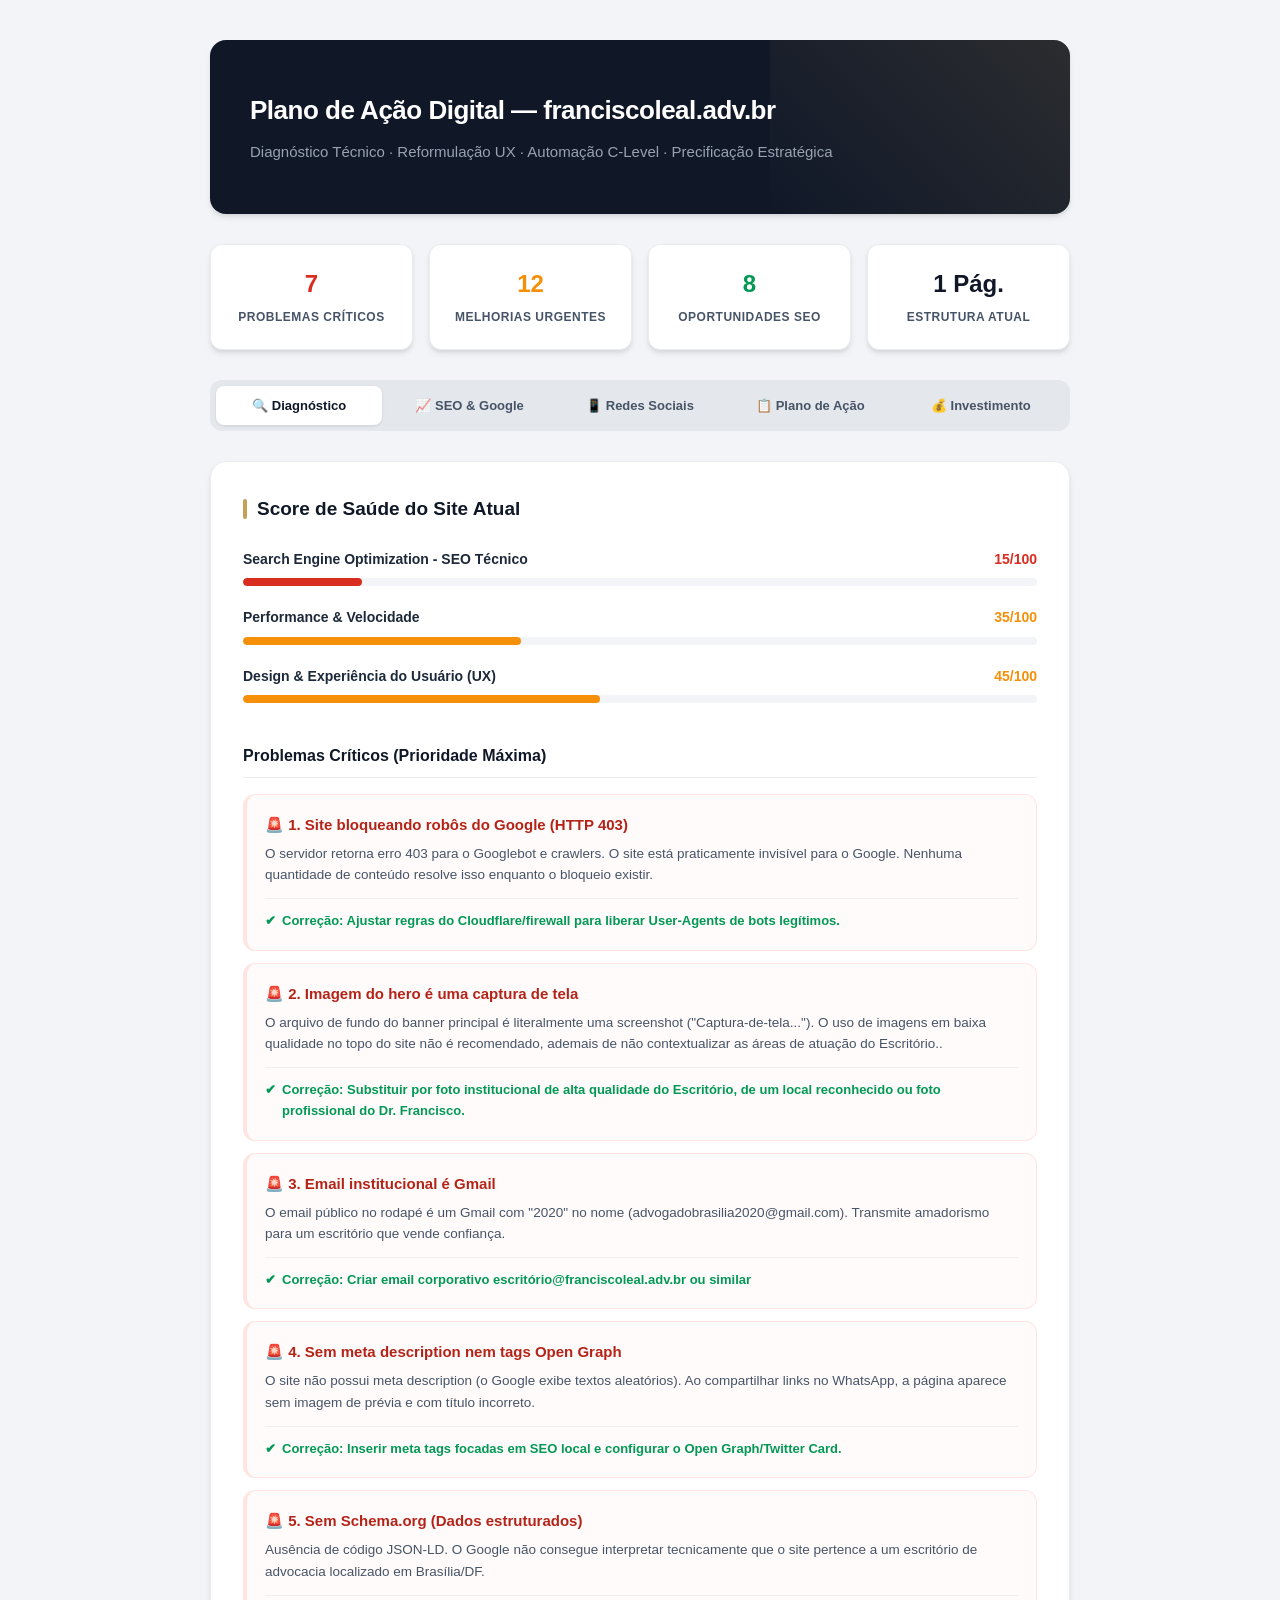
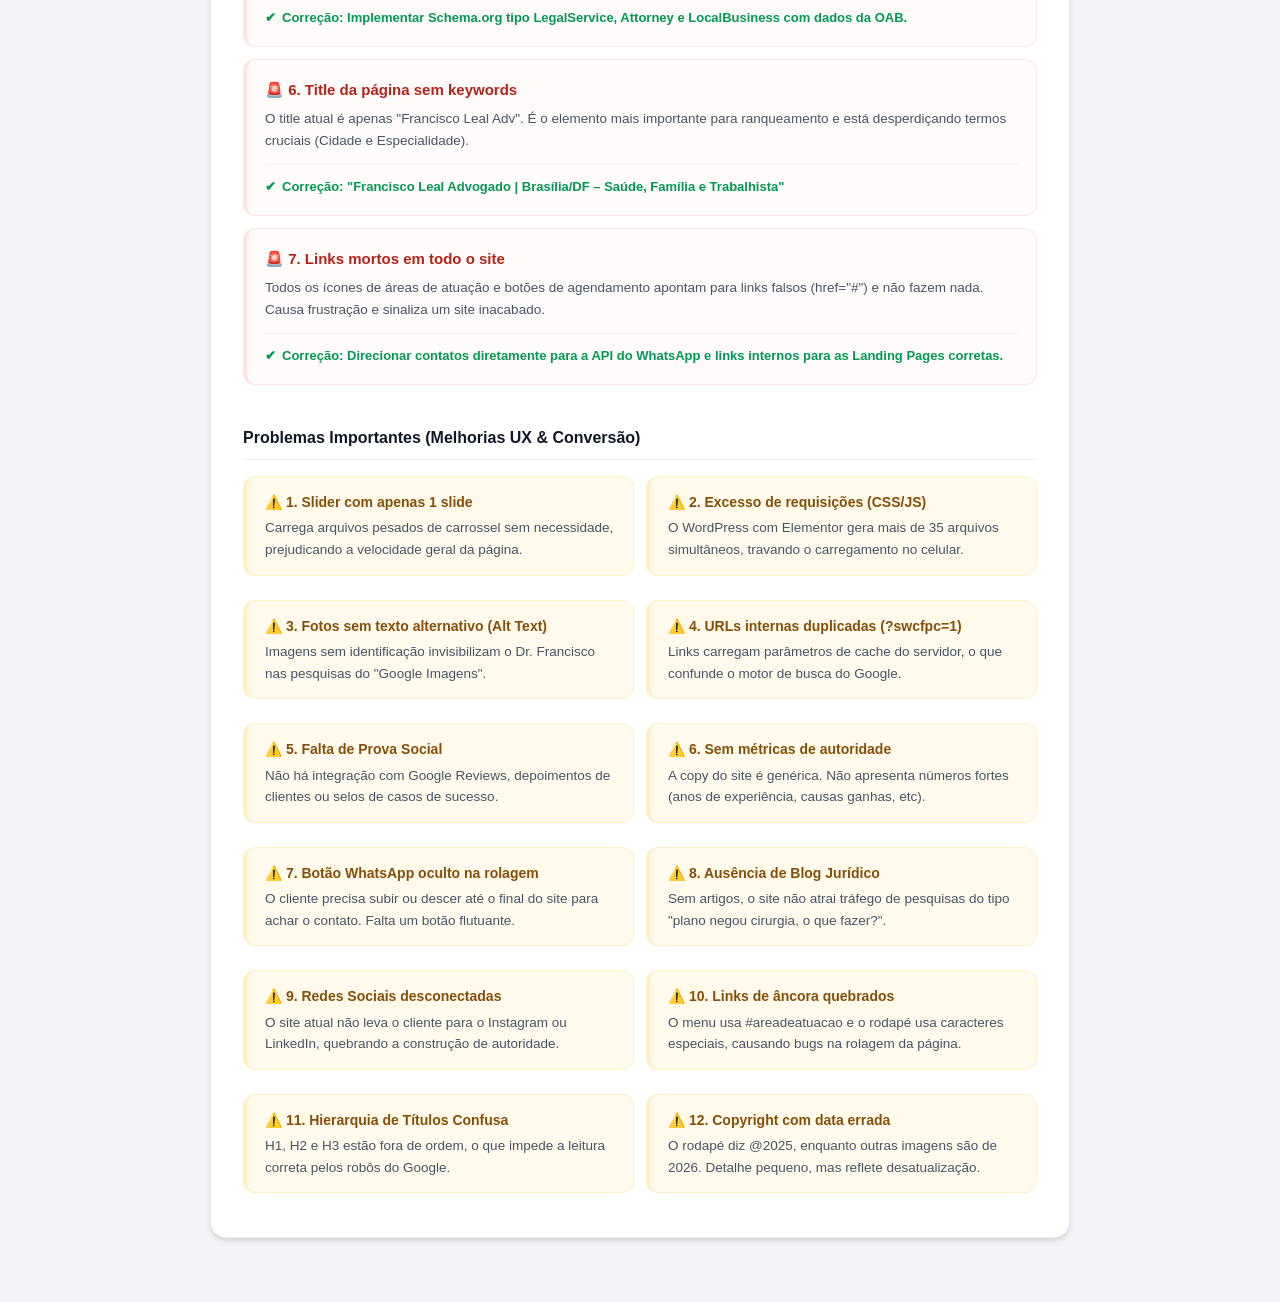
<file: Diagnóstico e Proposta do Site.html>
<!DOCTYPE html>
<html lang="pt-br">
<head>
    <meta charset="UTF-8">
    <meta name="viewport" content="width=device-width, initial-scale=1.0">
    <title>Plano de Ação — Francisco Leal</title>
    <style>
        :root {
            --primary: #101828;
            --primary-light: #1d2939;
            --accent: #c5a059;
            --accent-dark: #a38445;
            --text-main: #1d2939;
            --text-sub: #475467;
            --bg-soft: #f9fafb;
            --bg-body: #f2f4f7;
            --white: #ffffff;
            --border: #eaecf0;
            --success: #039855;
            --warning: #f79009;
            --error: #d92d20;
            --shadow: 0 4px 6px -1px rgba(0, 0, 0, 0.1), 0 2px 4px -1px rgba(0, 0, 0, 0.06);
            --font-sans: 'Inter', -apple-system, BlinkMacSystemFont, "Segoe UI", Roboto, sans-serif;
        }

        * { box-sizing: border-box; margin: 0; padding: 0; }

        body {
            font-family: var(--font-sans);
            background-color: var(--bg-body);
            color: var(--text-main);
            line-height: 1.6;
            -webkit-font-smoothing: antialiased;
        }

        .container {
            max-width: 900px;
            margin: 0 auto;
            padding: 40px 20px;
        }

        /* HEADER SECTION */
        .header {
            background: var(--primary);
            color: var(--white);
            padding: 50px 40px;
            border-radius: 16px;
            margin-bottom: 30px;
            position: relative;
            overflow: hidden;
            box-shadow: var(--shadow);
        }

        .header::after {
            content: "";
            position: absolute;
            top: 0; right: 0;
            width: 300px; height: 100%;
            background: linear-gradient(45deg, transparent, rgba(197, 160, 89, 0.15));
        }

        .header h1 {
            font-size: 26px;
            font-weight: 700;
            margin-bottom: 8px;
            letter-spacing: -0.5px;
        }

        .header p {
            color: #98a2b3;
            font-size: 15px;
        }

        /* STATS GRID */
        .stats-grid {
            display: grid;
            grid-template-columns: repeat(auto-fit, minmax(150px, 1fr));
            gap: 16px;
            margin-bottom: 30px;
        }

        .stat-card {
            background: var(--white);
            padding: 20px;
            border-radius: 12px;
            border: 1px solid var(--border);
            text-align: center;
            box-shadow: var(--shadow);
        }

        .stat-card .val {
            font-size: 24px;
            font-weight: 700;
            display: block;
        }

        .stat-card .lbl {
            font-size: 12px;
            color: var(--text-sub);
            text-transform: uppercase;
            letter-spacing: 0.5px;
            margin-top: 4px;
            font-weight: 600;
        }

        /* NAVIGATION TABS */
        .nav-tabs {
            display: flex;
            background: #e4e7ec;
            padding: 6px;
            border-radius: 12px;
            margin-bottom: 30px;
            gap: 4px;
            flex-wrap: wrap;
        }

        .nav-tab {
            flex: 1;
            padding: 12px 10px;
            border: none;
            background: transparent;
            font-weight: 600;
            font-size: 13px;
            color: var(--text-sub);
            cursor: pointer;
            border-radius: 8px;
            transition: all 0.2s ease;
            text-align: center;
            min-width: 120px;
        }

        .nav-tab:hover {
            color: var(--primary);
        }

        .nav-tab.active {
            background: var(--white);
            color: var(--primary);
            box-shadow: 0 1px 3px rgba(0,0,0,0.1);
        }

        /* PANELS */
        .panel {
            display: none;
            animation: fadeIn 0.4s ease;
        }

        .panel.active {
            display: block;
        }

        @keyframes fadeIn {
            from { opacity: 0; transform: translateY(10px); }
            to { opacity: 1; transform: translateY(0); }
        }

        /* SECTION CARDS */
        .section-card {
            background: var(--white);
            border-radius: 16px;
            padding: 32px;
            margin-bottom: 24px;
            border: 1px solid var(--border);
            box-shadow: var(--shadow);
        }

        h2 {
            font-size: 19px;
            margin-bottom: 24px;
            display: flex;
            align-items: center;
            gap: 10px;
            color: var(--primary);
        }

        h2::before {
            content: "";
            width: 4px;
            height: 20px;
            background: var(--accent);
            border-radius: 2px;
        }

        /* SCORES BARS */
        .score-item { margin-bottom: 20px; }
        .score-info { display: flex; justify-content: space-between; margin-bottom: 8px; font-weight: 600; font-size: 14px; }
        .progress-bg { height: 8px; background: #f2f4f7; border-radius: 4px; overflow: hidden; }
        .progress-fill { height: 100%; border-radius: 4px; transition: width 1s ease-out; }

        /* ISSUE CARDS */
        .issue {
            padding: 18px;
            border-radius: 12px;
            margin-bottom: 12px;
            background: var(--bg-soft);
            border: 1px solid var(--border);
            border-left: 4px solid var(--accent);
        }
        
        .issue.crit { background: #fffbfa; border-left-color: var(--error); border-color: #fee4e2; }
        .issue.warn { background: #fffaeb; border-left-color: var(--warning); border-color: #fef0c7; padding: 14px 18px; }
        
        .issue h3 { font-size: 15px; margin-bottom: 6px; color: var(--primary); }
        .issue.warn h3 { font-size: 14px; margin-bottom: 4px; color: #854f0b; }
        .issue.crit h3 { color: #b42318; }
        .issue p { font-size: 13.5px; color: var(--text-sub); }
        .issue .solution { margin-top: 12px; padding-top: 12px; border-top: 1px solid rgba(0,0,0,0.05); font-weight: 600; color: var(--success); font-size: 13px; display: flex; align-items: flex-start; gap: 6px; }

        /* TIMELINE CONTROLS */
        .tl-controls { 
            display: flex; gap: 8px; margin-bottom: 24px; flex-wrap: wrap; 
            background: var(--bg-soft); padding: 8px; border-radius: 12px; border: 1px solid var(--border);
        }
        .btn-pkg { 
            flex: 1; padding: 10px 16px; border-radius: 8px; border: 1px solid transparent; 
            background: transparent; cursor: pointer; font-size: 13px; font-weight: 600; color: var(--text-sub);
            transition: all 0.2s; text-align: center; min-width: 130px;
        }
        .btn-pkg:hover { color: var(--primary); background: rgba(0,0,0,0.02); }
        .btn-pkg.active { background: var(--white); color: var(--primary); border-color: var(--border); box-shadow: 0 1px 2px rgba(0,0,0,0.05); }

        /* TIMELINE PANELS */
        .tl-panel { display: none; padding-top: 10px; }
        .tl-panel.active { display: block; animation: fadeIn 0.3s ease; }

        .phase { position: relative; padding-left: 32px; margin-bottom: 24px; }
        .phase::before { content: ""; position: absolute; left: 6px; top: 24px; width: 2px; height: calc(100% - 10px); background: var(--border); }
        .phase:last-child::before { display: none; }
        .phase::after { content: ""; position: absolute; left: 0; top: 4px; width: 14px; height: 14px; border-radius: 50%; background: var(--accent); border: 3px solid var(--white); box-shadow: 0 0 0 1px var(--border); }
        
        .phase-tag { font-size: 11px; font-weight: 700; color: var(--accent-dark); background: #fef6e7; padding: 3px 10px; border-radius: 12px; display: inline-block; margin-bottom: 6px; border: 1px solid #f9eedb; }
        .phase h4 { margin: 0 0 6px; font-size: 15px; color: var(--primary); }
        .phase p { font-size: 13.5px; color: var(--text-sub); }

        /* TABLES */
        .table-wrap { overflow-x: auto; margin-bottom: 30px; border-radius: 12px; border: 1px solid var(--border); }
        .price-table { width: 100%; border-collapse: collapse; background: var(--white); text-align: left; }
        .price-table th { padding: 14px 16px; background: var(--bg-soft); color: var(--text-sub); font-size: 12px; text-transform: uppercase; border-bottom: 1px solid var(--border); font-weight: 600; }
        .price-table td { padding: 16px; border-bottom: 1px solid var(--border); font-size: 14px; color: var(--text-sub); }
        .price-table tr:last-child td { border-bottom: none; }
        .price-table td strong { color: var(--primary); font-weight: 600; }
        .total-row td { background: var(--bg-soft); font-weight: 700; color: var(--primary); font-size: 15px; }

        .highlight-box { background: #fef6e7; border-left: 4px solid var(--warning); padding: 20px; border-radius: 12px; margin-top: 24px; }
        .highlight-box p { font-size: 13.5px; color: #854f0b; margin-bottom: 8px; }
        .highlight-box p:last-child { margin-bottom: 0; }
        
        /* LAYOUT DIAGNÓSTICO GRID */
        .warn-grid { display: grid; grid-template-columns: 1fr 1fr; gap: 12px; }
        @media (max-width: 768px) { .warn-grid { grid-template-columns: 1fr; } }
    </style>
</head>
<body>

<div class="container">
    <div class="header">
        <h1>Plano de Ação Digital — franciscoleal.adv.br</h1>
        <p>Diagnóstico Técnico · Reformulação UX · Automação C-Level · Precificação Estratégica</p>
    </div>

    <div class="stats-grid">
        <div class="stat-card"><span class="val" style="color:var(--error)">7</span><span class="lbl">Problemas Críticos</span></div>
        <div class="stat-card"><span class="val" style="color:var(--warning)">12</span><span class="lbl">Melhorias Urgentes</span></div>
        <div class="stat-card"><span class="val" style="color:var(--success)">8</span><span class="lbl">Oportunidades SEO</span></div>
        <div class="stat-card"><span class="val" style="color:var(--primary)">1 Pág.</span><span class="lbl">Estrutura Atual</span></div>
    </div>

    <nav class="nav-tabs">
        <button class="nav-tab active" onclick="switchTab(event, 'diagnostico')">🔍 Diagnóstico</button>
        <button class="nav-tab" onclick="switchTab(event, 'seo')">📈 SEO & Google</button>
        <button class="nav-tab" onclick="switchTab(event, 'social')">📱 Redes Sociais</button>
        <button class="nav-tab" onclick="switchTab(event, 'plano')">📋 Plano de Ação</button>
        <button class="nav-tab" onclick="switchTab(event, 'preco')">💰 Investimento</button>
    </nav>

    <div id="diagnostico" class="panel active">
        <div class="section-card">
            <h2>Score de Saúde do Site Atual</h2>
            
            <div class="score-item">
                <div class="score-info"><span>Search Engine Optimization - SEO Técnico</span><span style="color:var(--error)">15/100</span></div>
                <div class="progress-bg"><div class="progress-fill" style="width:15%; background:var(--error)"></div></div>
            </div>
            <div class="score-item">
                <div class="score-info"><span>Performance & Velocidade</span><span style="color:var(--warning)">35/100</span></div>
                <div class="progress-bg"><div class="progress-fill" style="width:35%; background:var(--warning)"></div></div>
            </div>
            <div class="score-item">
                <div class="score-info"><span>Design & Experiência do Usuário (UX)</span><span style="color:var(--warning)">45/100</span></div>
                <div class="progress-bg"><div class="progress-fill" style="width:45%; background:var(--warning)"></div></div>
            </div>

            <h3 style="margin: 40px 0 16px; font-size: 16px; color: var(--primary); border-bottom: 1px solid var(--border); padding-bottom: 8px;">Problemas Críticos (Prioridade Máxima)</h3>
            
            <div class="issue crit">
                <h3>🚨 1. Site bloqueando robôs do Google (HTTP 403)</h3>
                <p>O servidor retorna erro 403 para o Googlebot e crawlers. O site está praticamente invisível para o Google. Nenhuma quantidade de conteúdo resolve isso enquanto o bloqueio existir.</p>
                <div class="solution"><span>✔</span> <span>Correção: Ajustar regras do Cloudflare/firewall para liberar User-Agents de bots legítimos.</span></div>
            </div>

            <div class="issue crit">
                <h3>🚨 2. Imagem do hero é uma captura de tela</h3>
                <p>O arquivo de fundo do banner principal é literalmente uma screenshot ("Captura-de-tela..."). O uso de imagens em baixa qualidade no topo do site não é recomendado, ademais de não contextualizar as áreas de atuação do Escritório..</p>
                <div class="solution"><span>✔</span> <span>Correção: Substituir por foto institucional de alta qualidade do Escritório, de um local reconhecido ou foto profissional do Dr. Francisco.</span></div>
            </div>

            <div class="issue crit">
                <h3>🚨 3. Email institucional é Gmail</h3>
                <p>O email público no rodapé é um Gmail com "2020" no nome (advogadobrasilia2020@gmail.com). Transmite amadorismo para um escritório que vende confiança.</p>
                <div class="solution"><span>✔</span> <span>Correção: Criar email corporativo escritório@franciscoleal.adv.br ou similar</span></div>
            </div>

            <div class="issue crit">
                <h3>🚨 4. Sem meta description nem tags Open Graph</h3>
                <p>O site não possui meta description (o Google exibe textos aleatórios). Ao compartilhar links no WhatsApp, a página aparece sem imagem de prévia e com título incorreto.</p>
                <div class="solution"><span>✔</span> <span>Correção: Inserir meta tags focadas em SEO local e configurar o Open Graph/Twitter Card.</span></div>
            </div>

            <div class="issue crit">
                <h3>🚨 5. Sem Schema.org (Dados estruturados)</h3>
                <p>Ausência de código JSON-LD. O Google não consegue interpretar tecnicamente que o site pertence a um escritório de advocacia localizado em Brasília/DF.</p>
                <div class="solution"><span>✔</span> <span>Correção: Implementar Schema.org tipo LegalService, Attorney e LocalBusiness com dados da OAB.</span></div>
            </div>

            <div class="issue crit">
                <h3>🚨 6. Title da página sem keywords</h3>
                <p>O title atual é apenas "Francisco Leal Adv". É o elemento mais importante para ranqueamento e está desperdiçando termos cruciais (Cidade e Especialidade).</p>
                <div class="solution"><span>✔</span> <span>Correção: "Francisco Leal Advogado | Brasília/DF – Saúde, Família e Trabalhista"</span></div>
            </div>

            <div class="issue crit">
                <h3>🚨 7. Links mortos em todo o site</h3>
                <p>Todos os ícones de áreas de atuação e botões de agendamento apontam para links falsos (href="#") e não fazem nada. Causa frustração e sinaliza um site inacabado.</p>
                <div class="solution"><span>✔</span> <span>Correção: Direcionar contatos diretamente para a API do WhatsApp e links internos para as Landing Pages corretas.</span></div>
            </div>

            <h3 style="margin: 40px 0 16px; font-size: 16px; color: var(--primary); border-bottom: 1px solid var(--border); padding-bottom: 8px;">Problemas Importantes (Melhorias UX & Conversão)</h3>
            
            <div class="warn-grid">
                <div class="issue warn">
                    <h3>⚠️ 1. Slider com apenas 1 slide</h3>
                    <p>Carrega arquivos pesados de carrossel sem necessidade, prejudicando a velocidade geral da página.</p>
                </div>
                <div class="issue warn">
                    <h3>⚠️ 2. Excesso de requisições (CSS/JS)</h3>
                    <p>O WordPress com Elementor gera mais de 35 arquivos simultâneos, travando o carregamento no celular.</p>
                </div>
                <div class="issue warn">
                    <h3>⚠️ 3. Fotos sem texto alternativo (Alt Text)</h3>
                    <p>Imagens sem identificação invisibilizam o Dr. Francisco nas pesquisas do "Google Imagens".</p>
                </div>
                <div class="issue warn">
                    <h3>⚠️ 4. URLs internas duplicadas (?swcfpc=1)</h3>
                    <p>Links carregam parâmetros de cache do servidor, o que confunde o motor de busca do Google.</p>
                </div>
                <div class="issue warn">
                    <h3>⚠️ 5. Falta de Prova Social</h3>
                    <p>Não há integração com Google Reviews, depoimentos de clientes ou selos de casos de sucesso.</p>
                </div>
                <div class="issue warn">
                    <h3>⚠️ 6. Sem métricas de autoridade</h3>
                    <p>A copy do site é genérica. Não apresenta números fortes (anos de experiência, causas ganhas, etc).</p>
                </div>
                <div class="issue warn">
                    <h3>⚠️ 7. Botão WhatsApp oculto na rolagem</h3>
                    <p>O cliente precisa subir ou descer até o final do site para achar o contato. Falta um botão flutuante.</p>
                </div>
                <div class="issue warn">
                    <h3>⚠️ 8. Ausência de Blog Jurídico</h3>
                    <p>Sem artigos, o site não atrai tráfego de pesquisas do tipo "plano negou cirurgia, o que fazer?".</p>
                </div>
                <div class="issue warn">
                    <h3>⚠️ 9. Redes Sociais desconectadas</h3>
                    <p>O site atual não leva o cliente para o Instagram ou LinkedIn, quebrando a construção de autoridade.</p>
                </div>
                <div class="issue warn">
                    <h3>⚠️ 10. Links de âncora quebrados</h3>
                    <p>O menu usa #areadeatuacao e o rodapé usa caracteres especiais, causando bugs na rolagem da página.</p>
                </div>
                <div class="issue warn">
                    <h3>⚠️ 11. Hierarquia de Títulos Confusa</h3>
                    <p>H1, H2 e H3 estão fora de ordem, o que impede a leitura correta pelos robôs do Google.</p>
                </div>
                <div class="issue warn">
                    <h3>⚠️ 12. Copyright com data errada</h3>
                    <p>O rodapé diz @2025, enquanto outras imagens são de 2026. Detalhe pequeno, mas reflete desatualização.</p>
                </div>
            </div>
        </div>
    </div>

    <div id="seo" class="panel">
        <div class="section-card">
            <h2>Domínio das Buscas Locais (Brasília/DF)</h2>
            <p style="margin-bottom: 20px; font-size: 14px; color: var(--text-sub);">Estratégia focada em capturar clientes de alta intenção nas áreas de Saúde, Família e Trabalhista.</p>

            <div class="issue" style="border-left-color: var(--primary);">
                <h3>📊 Relatórios de Alcance e Aumento de Visualizações</h3>
                <p>Implementação de dashboards dinâmicos (Google Analytics 4 + Search Console) para visibilidade total. Acompanharemos o aumento de tráfego orgânico, os termos exatos que os clientes buscam para encontrar o escritório e a taxa de conversão de visitas em contatos no WhatsApp.</p>
            </div>

            <div class="issue">
                <h3>📍 Google Business Profile & Schema.org</h3>
                <p>Otimização avançada no Google Maps para aparecer no "Local Pack" (os 3 primeiros resultados). Inserção de código oculto (JSON-LD) para o Google entender que se trata de um "LegalService" com OAB, horários e endereço exato.</p>
            </div>

            <div class="issue">
                <h3>🔑 Palavras-chave de Alta Conversão</h3>
                <p>Posicionamento para termos cirúrgicos:<br>
                • "advogado negativa plano de saúde df"<br>
                • "liminar urgente saúde brasília"<br>
                • "advogado inventário especialista df"<br>
                • "advogado trabalhista demissão brasília"</p>
            </div>
        </div>
    </div>

    <div id="social" class="panel">
        <div class="section-card">
            <h2>Reposicionamento de Autoridade Digital</h2>
            
            <div class="issue" style="border-left-color: #E1306C;">
                <h3>📸 Instagram: Foco em Saúde e Família</h3>
                <p>Criação de linha editorial consultiva.<br>
                • <strong>Carrosséis:</strong> "5 direitos que seu plano não pode negar", "O que fazer na demissão".<br>
                • <strong>Reels:</strong> Vídeos curtos com dicas de impacto (maior alcance no DF).<br>
                • <strong>Bio Otimizada:</strong> Transformar a página em um funil de agendamentos para o WhatsApp.</p>
            </div>

            <div class="issue" style="border-left-color: #0077B5;">
                <h3>💼 LinkedIn: Networking e Cases</h3>
                <p>Produção de artigos jurídicos aprofundados, comentários sobre jurisprudência do TRT10/TJDFT e demonstração de vitórias em casos complexos (respeitando o sigilo) para atrair clientes corporativos.</p>
            </div>

            <div class="issue" style="border-left-color: #25D366;">
                <h3>💬 WhatsApp Business Otimizado</h3>
                <p>Configuração de catálogo, mensagens de ausência, respostas rápidas estruturadas e etiquetas de CRM para gerenciar clientes em atendimento vs. clientes fechados.</p>
            </div>
        </div>
    </div>

    <div id="plano" class="panel">
        <div class="section-card">
            <h2>Cronograma de Execução (Ciclo de 4 Semanas)</h2>
            <p style="margin-bottom:20px; font-size:14px; color:var(--text-sub);">Selecione o pacote desejado para visualizar a linha do tempo de entregas semanais.</p>

            <div class="tl-controls">
                <button class="btn-pkg active" onclick="switchTimeline(event, 'tl-starter')">Pacote Starter</button>
                <button class="btn-pkg" onclick="switchTimeline(event, 'tl-crescimento')">Crescimento</button>
                <button class="btn-pkg" onclick="switchTimeline(event, 'tl-autoridade')">Autoridade</button>
                <button class="btn-pkg" onclick="switchTimeline(event, 'tl-clevel')" style="color:var(--accent-dark); border-color:var(--accent);">C-Level Executivo</button>
            </div>

            <div id="tl-starter" class="tl-panel active">
                <div class="phase">
                    <span class="phase-tag">Semana 1</span>
                    <h4>Fundação Técnica e Diagnóstico</h4>
                    <p>Configuração do GitHub Pages, mapeamento de domínio, correção emergencial de segurança (bloqueio 403) e setup do e-mail profissional.</p>
                </div>
                <div class="phase">
                    <span class="phase-tag">Semana 2</span>
                    <h4>Desenvolvimento da Estrutura Web</h4>
                    <p>Criação da Home Page estática focada em performance, design adaptativo para mobile, e estruturação das categorias de áreas de atuação.</p>
                </div>
                <div class="phase">
                    <span class="phase-tag">Semana 3</span>
                    <h4>SEO Local e On-Page</h4>
                    <p>Implementação do Schema.org para advogados, metatags, criação da listagem no Google Meu Negócio e otimização de imagens (WebP).</p>
                </div>
                <div class="phase">
                    <span class="phase-tag">Semana 4</span>
                    <h4>Lançamento e Dashboards</h4>
                    <p>Conexão do Google Search Console, testes Core Web Vitals, entrega do site no ar e alinhamento do painel de métricas de tráfego.</p>
                </div>
            </div>

            <div id="tl-crescimento" class="tl-panel">
                <div class="phase">
                    <span class="phase-tag">Semana 1</span>
                    <h4>Infraestrutura Web e Setup Social</h4>
                    <p>Correções críticas de servidor, setup estático e criação/otimização das contas profissionais no Instagram e WhatsApp Business.</p>
                </div>
                <div class="phase">
                    <span class="phase-tag">Semana 2</span>
                    <h4>Design UX e Criação de Conteúdo</h4>
                    <p>Codificação da Home + Páginas de Áreas de Atuação. Redação e design dos primeiros roteiros e artes para o Instagram (Saúde/Família).</p>
                </div>
                <div class="phase">
                    <span class="phase-tag">Semana 3</span>
                    <h4>Integração e Agendamentos</h4>
                    <p>Aprovação das Landing Pages, configuração final do Google Maps e agendamento dos carrosséis/reels do plano Essencial de redes sociais.</p>
                </div>
                <div class="phase">
                    <span class="phase-tag">Semana 4</span>
                    <h4>Go-Live e Distribuição Ativa</h4>
                    <p>Lançamento do site sincronizado com a campanha orgânica nas redes sociais. Coleta e análise das primeiras métricas de acesso.</p>
                </div>
            </div>

            <div id="tl-autoridade" class="tl-panel">
                <div class="phase">
                    <span class="phase-tag">Semana 1</span>
                    <h4>Auditoria Avançada e Redes Integradas</h4>
                    <p>Resgate de domínios, reposicionamento profundo de marca no Google e padronização visual completa abrangendo Instagram e LinkedIn.</p>
                </div>
                <div class="phase">
                    <span class="phase-tag">Semana 2</span>
                    <h4>Ecossistema Completo e Copywriting</h4>
                    <p>Criação do site com múltiplas Landing Pages, seções de FAQ ricas, 3 artigos Iniciais para o Blog e roteiros de vídeo para Reels.</p>
                </div>
                <div class="phase">
                    <span class="phase-tag">Semana 3</span>
                    <h4>Link Building e Agendamento em Massa</h4>
                    <p>Distribuição em diretórios jurídicos de Brasília, ativação do Google Reviews e produção massiva de conteúdo para todo o mês (LinkedIn + Insta).</p>
                </div>
                <div class="phase">
                    <span class="phase-tag">Semana 4</span>
                    <h4>Lançamento Omnichannel</h4>
                    <p>Implementação final do portal, ativação da máquina de aquisição (Google + Redes Sociais Integradas) e repasse do Dashboard Analítico completo.</p>
                </div>
            </div>

            <div id="tl-clevel" class="tl-panel">
                <div class="phase">
                    <span class="phase-tag">Semana 1</span>
                    <h4>Mapeamento C-Level e Fundação Web</h4>
                    <p>Setup do site e correção do Googlebot. Entrevistas para mapear as rotinas do escritório e estruturar fluxos de automação de agenda com Python/SQL.</p>
                </div>
                <div class="phase">
                    <span class="phase-tag">Semana 2</span>
                    <h4>Sistemas Internos e Front-end</h4>
                    <p>Desenvolvimento avançado das Landing Pages. Paralelamente, codificação da lógica para rastreamento de andamentos processuais via sistemas dos tribunais.</p>
                </div>
                <div class="phase">
                    <span class="phase-tag">Semana 3</span>
                    <h4>Conteúdo Premium e Automação de WhatsApp</h4>
                    <p>Produção de toda a grade de redes sociais. Implementação de fluxo via WhatsApp para envio automático de alertas de prazos e lembretes para clientes.</p>
                </div>
                <div class="phase">
                    <span class="phase-tag">Semana 4</span>
                    <h4>Operação Secretariado Digital Ativada</h4>
                    <p>Site, SEO e Redes lançados. Passo a atuar efetivamente como Assistente Executivo Digital, gerindo a triagem tecnológica e processual do escritório em tempo real.</p>
                </div>
            </div>
        </div>
    </div>

    <div id="preco" class="panel">
        <div class="section-card">
            <h2>Investimento Descontado e Pacotes Integrados</h2>
            <p style="margin-bottom: 24px; font-size: 14px; color: var(--text-sub);">Valores ajustados com redução estratégica para o estabelecimento de parceria de longo prazo. <br>O modelo focado em GitHub Pages garante <strong>R$ 0,00 de custo mensal com servidores de hospedagem</strong>.</p>

            <h3 style="font-size: 15px; margin-bottom: 12px; color: var(--primary);">Serviço 1 — Novo Site Premium (Pagamento Único)</h3>
            <div class="table-wrap">
                <table class="price-table">
                    <thead><tr><th>Item</th><th>Descrição</th><th>Valor</th></tr></thead>
                    <tbody>
                        <tr><td><strong>Diagnóstico & Design</strong></td><td>Auditoria, layout UX/UI, paleta, tipografia</td><td>R$ 300,00</td></tr>
                        <tr><td><strong>Desenvolvimento Code</strong></td><td>Site HTML/CSS/JS (1 Home + 5 Landing Pages + Blog)</td><td>R$ 600,00</td></tr>
                        <tr><td><strong>SEO On-Page & Copy</strong></td><td>Redação de 5 LPs, 3 artigos, metatags, schema.org</td><td>R$ 535,00</td></tr>
                        <tr><td><strong>Deploy & Configurações</strong></td><td>Setup GitHub Pages, SSL, DNS, Analytics 4</td><td>R$ 115,00</td></tr>
                        <tr class="total-row"><td>Total Site</td><td>(Redução de 1/3 aplicada)</td><td>R$ 1.550,00</td></tr>
                    </tbody>
                </table>
            </div>

            <h3 style="font-size: 15px; margin-bottom: 12px; color: var(--primary);">Serviço 2 — Reposicionamento Google (Pagamento Único)</h3>
            <div class="table-wrap">
                <table class="price-table">
                    <thead><tr><th>Item</th><th>Descrição</th><th>Valor</th></tr></thead>
                    <tbody>
                        <tr><td><strong>Fix Técnico & Schema</strong></td><td>Liberação Googlebot (403) e JSON-LD Legal</td><td>R$ 225,00</td></tr>
                        <tr><td><strong>Google Local & Links</strong></td><td>Otimização Meu Negócio e diretórios jurídicos</td><td>R$ 275,00</td></tr>
                        <tr><td><strong>Relatório Keywords</strong></td><td>Mapeamento de buscas locais DF</td><td>R$ 150,00</td></tr>
                        <tr class="total-row"><td>Total Reposicionamento</td><td>(Redução de 50% aplicada)</td><td>R$ 650,00</td></tr>
                    </tbody>
                </table>
            </div>

            <h3 style="font-size: 15px; margin-bottom: 12px; color: var(--primary);">Serviço 3 — Gestão de Redes Sociais (Mensalidade)</h3>
            <div class="table-wrap">
                <table class="price-table">
                    <thead><tr><th>Plano</th><th>Incluso</th><th>Valor / Mês</th></tr></thead>
                    <tbody>
                        <tr><td><strong>Essencial</strong></td><td>Insta: 12 posts/mês (Carrosséis + Reels + Copy)</td><td>R$ 267,00</td></tr>
                        <tr><td><strong>Completo</strong></td><td>Insta + LinkedIn (16 conteúdos + Gestão Stories)</td><td>R$ 467,00</td></tr>
                        <tr><td><strong>Premium</strong></td><td>Completo + Artigos Blog + Gestão WhatsApp/Reviews</td><td>R$ 667,00</td></tr>
                    </tbody>
                </table>
            </div>

            <h3 style="font-size: 16px; margin: 40px 0 12px; color: var(--accent-dark); border-bottom: 2px solid var(--accent); padding-bottom: 6px; display: inline-block;">Serviço 4 — Assistente Executivo Digital C-Level</h3>
            <div class="table-wrap" style="border-color: var(--accent);">
                <table class="price-table">
                    <tbody>
                        <tr>
                            <td style="padding: 24px; font-size: 14.5px;">
                                <strong style="color: var(--primary); font-size: 18px; display: block; margin-bottom: 12px;">Solução Integrada de Ponta a Ponta</strong>
                                Engloba absolutamente <strong>todos os serviços de Setup (Site + Google) e o Plano Social Premium</strong> sem custos adicionais de criação.<br><br>
                                Adicionalmente, consolida minha expertise governamental e de mercado: aplico minhas habilidades de programação e bancos de dados (Python/SQL) com minha formação profissional inclusa em Secretariado Executivo.<br><br>
                                <strong>Adaptação Direta para a Área Judiciária:</strong><br>
                                • Automação inteligente de WhatsApp para clientes.<br>
                                • Acompanhamento automatizado e disparos de alertas sobre prazos processuais.<br>
                                • Gestão de agenda executiva refinada.<br>
                                • Suporte tecnológico completo para o escritório.<br>
                                <em>(Saiba mais sobre meu perfil, atuação na saúde e sistemas: <a href="http://www.abelogliari.com.br" target="_blank" style="color: var(--accent-dark); font-weight: 600;">www.abelogliari.com.br</a>)</em>
                            </td>
                            <td style="background: #fdfaf3; text-align: center; vertical-align: middle; padding: 24px;">
                                <span style="font-size: 13px; color: var(--text-sub); text-transform: uppercase; letter-spacing: 1px;">Mensalidade</span><br>
                                <strong style="font-size: 28px; color: var(--accent-dark);">R$ 4.000</strong>
                            </td>
                        </tr>
                    </tbody>
                </table>
            </div>

            <div class="highlight-box">
                <p><strong>Resumo para Tomada de Decisão:</strong></p>
                <p>• <strong>Pacote Starter (Apenas Setup Digital):</strong> R$ 1.550 (Pagamento Único)</p>
                <p>• <strong>Pacote Autoridade (Setup + Recorrência):</strong> R$ 2.200,00 + R$ 667/mês</p>
                <p>• <strong>C-Level Integrado (All-in-One + Secretariado Automático):</strong> R$ 4.000,00/mês</p>
                <p style="margin-top: 12px; font-size: 12.5px; opacity: 0.8;">*Custo à parte pago pelo cliente: Renovação anual do domínio Registro.br (~R$ 40/ano).</p>
            </div>
        </div>
    </div>

</div>

<script>
    // Navegação Principal das Abas
    function switchTab(evt, tabId) {
        // Esconde todos os painéis
        const panels = document.querySelectorAll('.panel');
        panels.forEach(panel => panel.classList.remove('active'));

        // Remove a classe 'active' de todos os botões de tab
        const tablinks = document.querySelectorAll('.nav-tab');
        tablinks.forEach(tab => tab.classList.remove('active'));

        // Mostra o painel atual e adiciona classe 'active' ao botão clicado
        document.getElementById(tabId).classList.add('active');
        evt.currentTarget.classList.add('active');
    }

    // Navegação Interna da Linha do Tempo (Plano de Ação)
    function switchTimeline(evt, timelineId) {
        // Esconde todos os painéis de timeline
        const tlPanels = document.querySelectorAll('.tl-panel');
        tlPanels.forEach(panel => panel.classList.remove('active'));

        // Remove a classe 'active' dos botões de pacote
        const tlBtns = document.querySelectorAll('.btn-pkg');
        tlBtns.forEach(btn => btn.classList.remove('active'));

        // Ativa o conteúdo e o botão selecionado
        document.getElementById(timelineId).classList.add('active');
        evt.currentTarget.classList.add('active');
    }
</script>

</body>
</html>
</file>
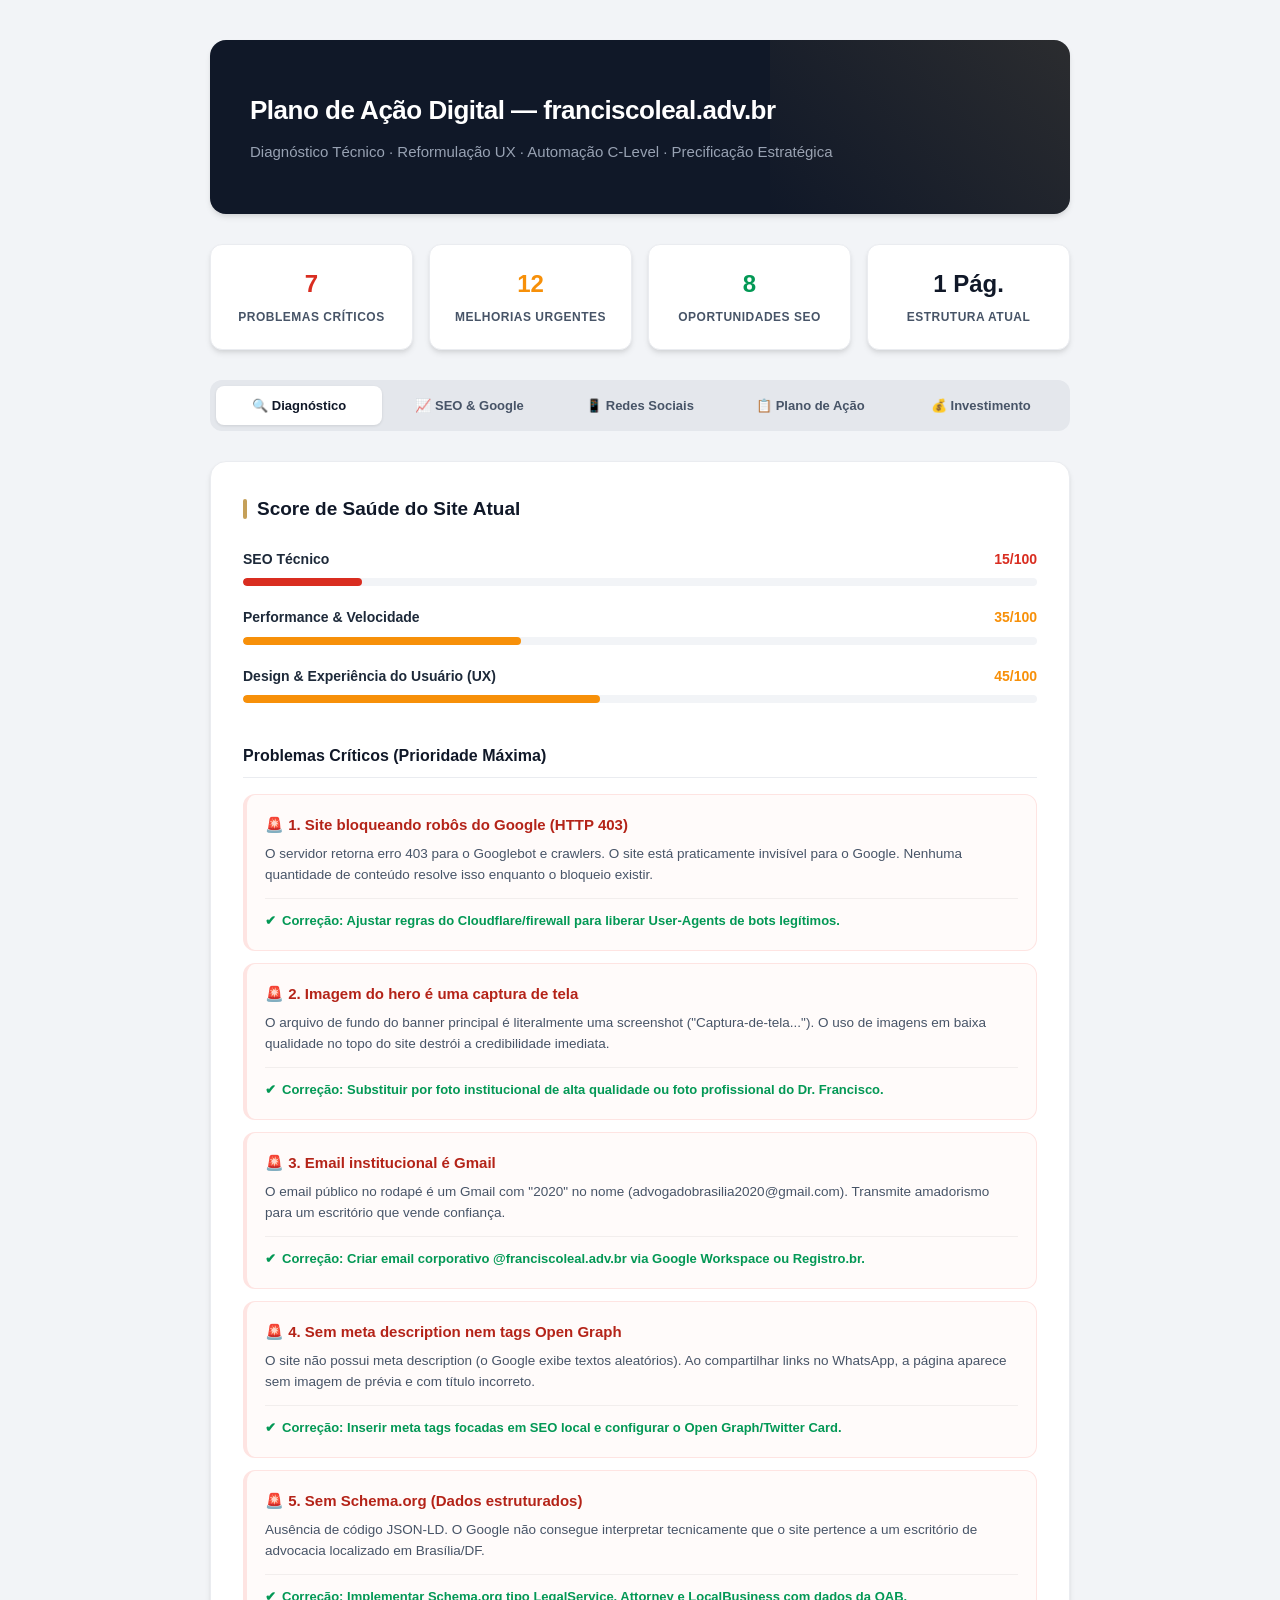
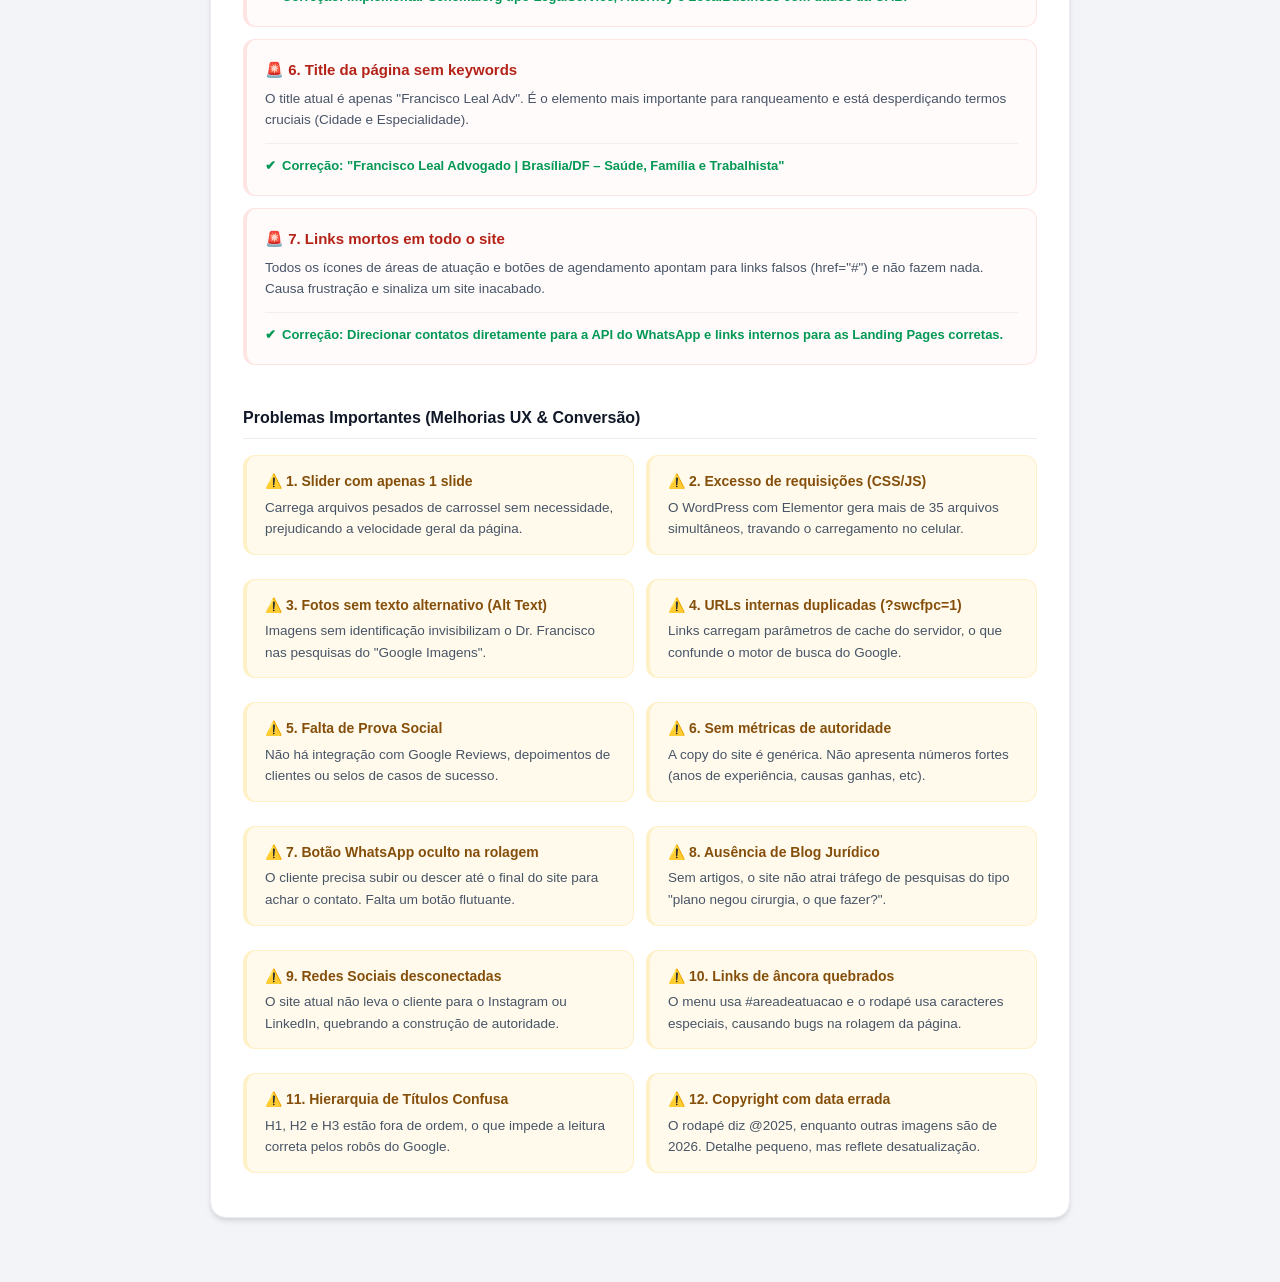
<file: Francisco Leal Adv.html>
<!DOCTYPE html>
<html lang="pt-br">
<head>
    <meta charset="UTF-8">
    <meta name="viewport" content="width=device-width, initial-scale=1.0">
    <title>Plano de Ação — Francisco Leal</title>
    <style>
        :root {
            --primary: #101828;
            --primary-light: #1d2939;
            --accent: #c5a059;
            --accent-dark: #a38445;
            --text-main: #1d2939;
            --text-sub: #475467;
            --bg-soft: #f9fafb;
            --bg-body: #f2f4f7;
            --white: #ffffff;
            --border: #eaecf0;
            --success: #039855;
            --warning: #f79009;
            --error: #d92d20;
            --shadow: 0 4px 6px -1px rgba(0, 0, 0, 0.1), 0 2px 4px -1px rgba(0, 0, 0, 0.06);
            --font-sans: 'Inter', -apple-system, BlinkMacSystemFont, "Segoe UI", Roboto, sans-serif;
        }

        * { box-sizing: border-box; margin: 0; padding: 0; }

        body {
            font-family: var(--font-sans);
            background-color: var(--bg-body);
            color: var(--text-main);
            line-height: 1.6;
            -webkit-font-smoothing: antialiased;
        }

        .container {
            max-width: 900px;
            margin: 0 auto;
            padding: 40px 20px;
        }

        /* HEADER SECTION */
        .header {
            background: var(--primary);
            color: var(--white);
            padding: 50px 40px;
            border-radius: 16px;
            margin-bottom: 30px;
            position: relative;
            overflow: hidden;
            box-shadow: var(--shadow);
        }

        .header::after {
            content: "";
            position: absolute;
            top: 0; right: 0;
            width: 300px; height: 100%;
            background: linear-gradient(45deg, transparent, rgba(197, 160, 89, 0.15));
        }

        .header h1 {
            font-size: 26px;
            font-weight: 700;
            margin-bottom: 8px;
            letter-spacing: -0.5px;
        }

        .header p {
            color: #98a2b3;
            font-size: 15px;
        }

        /* STATS GRID */
        .stats-grid {
            display: grid;
            grid-template-columns: repeat(auto-fit, minmax(150px, 1fr));
            gap: 16px;
            margin-bottom: 30px;
        }

        .stat-card {
            background: var(--white);
            padding: 20px;
            border-radius: 12px;
            border: 1px solid var(--border);
            text-align: center;
            box-shadow: var(--shadow);
        }

        .stat-card .val {
            font-size: 24px;
            font-weight: 700;
            display: block;
        }

        .stat-card .lbl {
            font-size: 12px;
            color: var(--text-sub);
            text-transform: uppercase;
            letter-spacing: 0.5px;
            margin-top: 4px;
            font-weight: 600;
        }

        /* NAVIGATION TABS */
        .nav-tabs {
            display: flex;
            background: #e4e7ec;
            padding: 6px;
            border-radius: 12px;
            margin-bottom: 30px;
            gap: 4px;
            flex-wrap: wrap;
        }

        .nav-tab {
            flex: 1;
            padding: 12px 10px;
            border: none;
            background: transparent;
            font-weight: 600;
            font-size: 13px;
            color: var(--text-sub);
            cursor: pointer;
            border-radius: 8px;
            transition: all 0.2s ease;
            text-align: center;
            min-width: 120px;
        }

        .nav-tab:hover {
            color: var(--primary);
        }

        .nav-tab.active {
            background: var(--white);
            color: var(--primary);
            box-shadow: 0 1px 3px rgba(0,0,0,0.1);
        }

        /* PANELS */
        .panel {
            display: none;
            animation: fadeIn 0.4s ease;
        }

        .panel.active {
            display: block;
        }

        @keyframes fadeIn {
            from { opacity: 0; transform: translateY(10px); }
            to { opacity: 1; transform: translateY(0); }
        }

        /* SECTION CARDS */
        .section-card {
            background: var(--white);
            border-radius: 16px;
            padding: 32px;
            margin-bottom: 24px;
            border: 1px solid var(--border);
            box-shadow: var(--shadow);
        }

        h2 {
            font-size: 19px;
            margin-bottom: 24px;
            display: flex;
            align-items: center;
            gap: 10px;
            color: var(--primary);
        }

        h2::before {
            content: "";
            width: 4px;
            height: 20px;
            background: var(--accent);
            border-radius: 2px;
        }

        /* SCORES BARS */
        .score-item { margin-bottom: 20px; }
        .score-info { display: flex; justify-content: space-between; margin-bottom: 8px; font-weight: 600; font-size: 14px; }
        .progress-bg { height: 8px; background: #f2f4f7; border-radius: 4px; overflow: hidden; }
        .progress-fill { height: 100%; border-radius: 4px; transition: width 1s ease-out; }

        /* ISSUE CARDS */
        .issue {
            padding: 18px;
            border-radius: 12px;
            margin-bottom: 12px;
            background: var(--bg-soft);
            border: 1px solid var(--border);
            border-left: 4px solid var(--accent);
        }
        
        .issue.crit { background: #fffbfa; border-left-color: var(--error); border-color: #fee4e2; }
        .issue.warn { background: #fffaeb; border-left-color: var(--warning); border-color: #fef0c7; padding: 14px 18px; }
        
        .issue h3 { font-size: 15px; margin-bottom: 6px; color: var(--primary); }
        .issue.warn h3 { font-size: 14px; margin-bottom: 4px; color: #854f0b; }
        .issue.crit h3 { color: #b42318; }
        .issue p { font-size: 13.5px; color: var(--text-sub); }
        .issue .solution { margin-top: 12px; padding-top: 12px; border-top: 1px solid rgba(0,0,0,0.05); font-weight: 600; color: var(--success); font-size: 13px; display: flex; align-items: flex-start; gap: 6px; }

        /* TIMELINE CONTROLS */
        .tl-controls { 
            display: flex; gap: 8px; margin-bottom: 24px; flex-wrap: wrap; 
            background: var(--bg-soft); padding: 8px; border-radius: 12px; border: 1px solid var(--border);
        }
        .btn-pkg { 
            flex: 1; padding: 10px 16px; border-radius: 8px; border: 1px solid transparent; 
            background: transparent; cursor: pointer; font-size: 13px; font-weight: 600; color: var(--text-sub);
            transition: all 0.2s; text-align: center; min-width: 130px;
        }
        .btn-pkg:hover { color: var(--primary); background: rgba(0,0,0,0.02); }
        .btn-pkg.active { background: var(--white); color: var(--primary); border-color: var(--border); box-shadow: 0 1px 2px rgba(0,0,0,0.05); }

        /* TIMELINE PANELS */
        .tl-panel { display: none; padding-top: 10px; }
        .tl-panel.active { display: block; animation: fadeIn 0.3s ease; }

        .phase { position: relative; padding-left: 32px; margin-bottom: 24px; }
        .phase::before { content: ""; position: absolute; left: 6px; top: 24px; width: 2px; height: calc(100% - 10px); background: var(--border); }
        .phase:last-child::before { display: none; }
        .phase::after { content: ""; position: absolute; left: 0; top: 4px; width: 14px; height: 14px; border-radius: 50%; background: var(--accent); border: 3px solid var(--white); box-shadow: 0 0 0 1px var(--border); }
        
        .phase-tag { font-size: 11px; font-weight: 700; color: var(--accent-dark); background: #fef6e7; padding: 3px 10px; border-radius: 12px; display: inline-block; margin-bottom: 6px; border: 1px solid #f9eedb; }
        .phase h4 { margin: 0 0 6px; font-size: 15px; color: var(--primary); }
        .phase p { font-size: 13.5px; color: var(--text-sub); }

        /* TABLES */
        .table-wrap { overflow-x: auto; margin-bottom: 30px; border-radius: 12px; border: 1px solid var(--border); }
        .price-table { width: 100%; border-collapse: collapse; background: var(--white); text-align: left; }
        .price-table th { padding: 14px 16px; background: var(--bg-soft); color: var(--text-sub); font-size: 12px; text-transform: uppercase; border-bottom: 1px solid var(--border); font-weight: 600; }
        .price-table td { padding: 16px; border-bottom: 1px solid var(--border); font-size: 14px; color: var(--text-sub); }
        .price-table tr:last-child td { border-bottom: none; }
        .price-table td strong { color: var(--primary); font-weight: 600; }
        .total-row td { background: var(--bg-soft); font-weight: 700; color: var(--primary); font-size: 15px; }

        .highlight-box { background: #fef6e7; border-left: 4px solid var(--warning); padding: 20px; border-radius: 12px; margin-top: 24px; }
        .highlight-box p { font-size: 13.5px; color: #854f0b; margin-bottom: 8px; }
        .highlight-box p:last-child { margin-bottom: 0; }
        
        /* LAYOUT DIAGNÓSTICO GRID */
        .warn-grid { display: grid; grid-template-columns: 1fr 1fr; gap: 12px; }
        @media (max-width: 768px) { .warn-grid { grid-template-columns: 1fr; } }
    </style>
</head>
<body>

<div class="container">
    <div class="header">
        <h1>Plano de Ação Digital — franciscoleal.adv.br</h1>
        <p>Diagnóstico Técnico · Reformulação UX · Automação C-Level · Precificação Estratégica</p>
    </div>

    <div class="stats-grid">
        <div class="stat-card"><span class="val" style="color:var(--error)">7</span><span class="lbl">Problemas Críticos</span></div>
        <div class="stat-card"><span class="val" style="color:var(--warning)">12</span><span class="lbl">Melhorias Urgentes</span></div>
        <div class="stat-card"><span class="val" style="color:var(--success)">8</span><span class="lbl">Oportunidades SEO</span></div>
        <div class="stat-card"><span class="val" style="color:var(--primary)">1 Pág.</span><span class="lbl">Estrutura Atual</span></div>
    </div>

    <nav class="nav-tabs">
        <button class="nav-tab active" onclick="switchTab(event, 'diagnostico')">🔍 Diagnóstico</button>
        <button class="nav-tab" onclick="switchTab(event, 'seo')">📈 SEO & Google</button>
        <button class="nav-tab" onclick="switchTab(event, 'social')">📱 Redes Sociais</button>
        <button class="nav-tab" onclick="switchTab(event, 'plano')">📋 Plano de Ação</button>
        <button class="nav-tab" onclick="switchTab(event, 'preco')">💰 Investimento</button>
    </nav>

    <div id="diagnostico" class="panel active">
        <div class="section-card">
            <h2>Score de Saúde do Site Atual</h2>
            
            <div class="score-item">
                <div class="score-info"><span>SEO Técnico</span><span style="color:var(--error)">15/100</span></div>
                <div class="progress-bg"><div class="progress-fill" style="width:15%; background:var(--error)"></div></div>
            </div>
            <div class="score-item">
                <div class="score-info"><span>Performance & Velocidade</span><span style="color:var(--warning)">35/100</span></div>
                <div class="progress-bg"><div class="progress-fill" style="width:35%; background:var(--warning)"></div></div>
            </div>
            <div class="score-item">
                <div class="score-info"><span>Design & Experiência do Usuário (UX)</span><span style="color:var(--warning)">45/100</span></div>
                <div class="progress-bg"><div class="progress-fill" style="width:45%; background:var(--warning)"></div></div>
            </div>

            <h3 style="margin: 40px 0 16px; font-size: 16px; color: var(--primary); border-bottom: 1px solid var(--border); padding-bottom: 8px;">Problemas Críticos (Prioridade Máxima)</h3>
            
            <div class="issue crit">
                <h3>🚨 1. Site bloqueando robôs do Google (HTTP 403)</h3>
                <p>O servidor retorna erro 403 para o Googlebot e crawlers. O site está praticamente invisível para o Google. Nenhuma quantidade de conteúdo resolve isso enquanto o bloqueio existir.</p>
                <div class="solution"><span>✔</span> <span>Correção: Ajustar regras do Cloudflare/firewall para liberar User-Agents de bots legítimos.</span></div>
            </div>

            <div class="issue crit">
                <h3>🚨 2. Imagem do hero é uma captura de tela</h3>
                <p>O arquivo de fundo do banner principal é literalmente uma screenshot ("Captura-de-tela..."). O uso de imagens em baixa qualidade no topo do site destrói a credibilidade imediata.</p>
                <div class="solution"><span>✔</span> <span>Correção: Substituir por foto institucional de alta qualidade ou foto profissional do Dr. Francisco.</span></div>
            </div>

            <div class="issue crit">
                <h3>🚨 3. Email institucional é Gmail</h3>
                <p>O email público no rodapé é um Gmail com "2020" no nome (advogadobrasilia2020@gmail.com). Transmite amadorismo para um escritório que vende confiança.</p>
                <div class="solution"><span>✔</span> <span>Correção: Criar email corporativo @franciscoleal.adv.br via Google Workspace ou Registro.br.</span></div>
            </div>

            <div class="issue crit">
                <h3>🚨 4. Sem meta description nem tags Open Graph</h3>
                <p>O site não possui meta description (o Google exibe textos aleatórios). Ao compartilhar links no WhatsApp, a página aparece sem imagem de prévia e com título incorreto.</p>
                <div class="solution"><span>✔</span> <span>Correção: Inserir meta tags focadas em SEO local e configurar o Open Graph/Twitter Card.</span></div>
            </div>

            <div class="issue crit">
                <h3>🚨 5. Sem Schema.org (Dados estruturados)</h3>
                <p>Ausência de código JSON-LD. O Google não consegue interpretar tecnicamente que o site pertence a um escritório de advocacia localizado em Brasília/DF.</p>
                <div class="solution"><span>✔</span> <span>Correção: Implementar Schema.org tipo LegalService, Attorney e LocalBusiness com dados da OAB.</span></div>
            </div>

            <div class="issue crit">
                <h3>🚨 6. Title da página sem keywords</h3>
                <p>O title atual é apenas "Francisco Leal Adv". É o elemento mais importante para ranqueamento e está desperdiçando termos cruciais (Cidade e Especialidade).</p>
                <div class="solution"><span>✔</span> <span>Correção: "Francisco Leal Advogado | Brasília/DF – Saúde, Família e Trabalhista"</span></div>
            </div>

            <div class="issue crit">
                <h3>🚨 7. Links mortos em todo o site</h3>
                <p>Todos os ícones de áreas de atuação e botões de agendamento apontam para links falsos (href="#") e não fazem nada. Causa frustração e sinaliza um site inacabado.</p>
                <div class="solution"><span>✔</span> <span>Correção: Direcionar contatos diretamente para a API do WhatsApp e links internos para as Landing Pages corretas.</span></div>
            </div>

            <h3 style="margin: 40px 0 16px; font-size: 16px; color: var(--primary); border-bottom: 1px solid var(--border); padding-bottom: 8px;">Problemas Importantes (Melhorias UX & Conversão)</h3>
            
            <div class="warn-grid">
                <div class="issue warn">
                    <h3>⚠️ 1. Slider com apenas 1 slide</h3>
                    <p>Carrega arquivos pesados de carrossel sem necessidade, prejudicando a velocidade geral da página.</p>
                </div>
                <div class="issue warn">
                    <h3>⚠️ 2. Excesso de requisições (CSS/JS)</h3>
                    <p>O WordPress com Elementor gera mais de 35 arquivos simultâneos, travando o carregamento no celular.</p>
                </div>
                <div class="issue warn">
                    <h3>⚠️ 3. Fotos sem texto alternativo (Alt Text)</h3>
                    <p>Imagens sem identificação invisibilizam o Dr. Francisco nas pesquisas do "Google Imagens".</p>
                </div>
                <div class="issue warn">
                    <h3>⚠️ 4. URLs internas duplicadas (?swcfpc=1)</h3>
                    <p>Links carregam parâmetros de cache do servidor, o que confunde o motor de busca do Google.</p>
                </div>
                <div class="issue warn">
                    <h3>⚠️ 5. Falta de Prova Social</h3>
                    <p>Não há integração com Google Reviews, depoimentos de clientes ou selos de casos de sucesso.</p>
                </div>
                <div class="issue warn">
                    <h3>⚠️ 6. Sem métricas de autoridade</h3>
                    <p>A copy do site é genérica. Não apresenta números fortes (anos de experiência, causas ganhas, etc).</p>
                </div>
                <div class="issue warn">
                    <h3>⚠️ 7. Botão WhatsApp oculto na rolagem</h3>
                    <p>O cliente precisa subir ou descer até o final do site para achar o contato. Falta um botão flutuante.</p>
                </div>
                <div class="issue warn">
                    <h3>⚠️ 8. Ausência de Blog Jurídico</h3>
                    <p>Sem artigos, o site não atrai tráfego de pesquisas do tipo "plano negou cirurgia, o que fazer?".</p>
                </div>
                <div class="issue warn">
                    <h3>⚠️ 9. Redes Sociais desconectadas</h3>
                    <p>O site atual não leva o cliente para o Instagram ou LinkedIn, quebrando a construção de autoridade.</p>
                </div>
                <div class="issue warn">
                    <h3>⚠️ 10. Links de âncora quebrados</h3>
                    <p>O menu usa #areadeatuacao e o rodapé usa caracteres especiais, causando bugs na rolagem da página.</p>
                </div>
                <div class="issue warn">
                    <h3>⚠️ 11. Hierarquia de Títulos Confusa</h3>
                    <p>H1, H2 e H3 estão fora de ordem, o que impede a leitura correta pelos robôs do Google.</p>
                </div>
                <div class="issue warn">
                    <h3>⚠️ 12. Copyright com data errada</h3>
                    <p>O rodapé diz @2025, enquanto outras imagens são de 2026. Detalhe pequeno, mas reflete desatualização.</p>
                </div>
            </div>
        </div>
    </div>

    <div id="seo" class="panel">
        <div class="section-card">
            <h2>Domínio das Buscas Locais (Brasília/DF)</h2>
            <p style="margin-bottom: 20px; font-size: 14px; color: var(--text-sub);">Estratégia focada em capturar clientes de alta intenção nas áreas de Saúde, Família e Trabalhista.</p>

            <div class="issue" style="border-left-color: var(--primary);">
                <h3>📊 Relatórios de Alcance e Aumento de Visualizações</h3>
                <p>Implementação de dashboards dinâmicos (Google Analytics 4 + Search Console) para visibilidade total. Acompanharemos o aumento de tráfego orgânico, os termos exatos que os clientes buscam para encontrar o escritório e a taxa de conversão de visitas em contatos no WhatsApp.</p>
            </div>

            <div class="issue">
                <h3>📍 Google Business Profile & Schema.org</h3>
                <p>Otimização avançada no Google Maps para aparecer no "Local Pack" (os 3 primeiros resultados). Inserção de código oculto (JSON-LD) para o Google entender que se trata de um "LegalService" com OAB, horários e endereço exato.</p>
            </div>

            <div class="issue">
                <h3>🔑 Palavras-chave de Alta Conversão</h3>
                <p>Posicionamento para termos cirúrgicos:<br>
                • "advogado negativa plano de saúde df"<br>
                • "liminar urgente saúde brasília"<br>
                • "advogado inventário especialista df"<br>
                • "advogado trabalhista demissão brasília"</p>
            </div>
        </div>
    </div>

    <div id="social" class="panel">
        <div class="section-card">
            <h2>Reposicionamento de Autoridade Digital</h2>
            
            <div class="issue" style="border-left-color: #E1306C;">
                <h3>📸 Instagram: Foco em Saúde e Família</h3>
                <p>Criação de linha editorial consultiva.<br>
                • <strong>Carrosséis:</strong> "5 direitos que seu plano não pode negar", "O que fazer na demissão".<br>
                • <strong>Reels:</strong> Vídeos curtos com dicas de impacto (maior alcance no DF).<br>
                • <strong>Bio Otimizada:</strong> Transformar a página em um funil de agendamentos para o WhatsApp.</p>
            </div>

            <div class="issue" style="border-left-color: #0077B5;">
                <h3>💼 LinkedIn: Networking e Cases</h3>
                <p>Produção de artigos jurídicos aprofundados, comentários sobre jurisprudência do TRT10/TJDFT e demonstração de vitórias em casos complexos (respeitando o sigilo) para atrair clientes corporativos.</p>
            </div>

            <div class="issue" style="border-left-color: #25D366;">
                <h3>💬 WhatsApp Business Otimizado</h3>
                <p>Configuração de catálogo, mensagens de ausência, respostas rápidas estruturadas e etiquetas de CRM para gerenciar clientes em atendimento vs. clientes fechados.</p>
            </div>
        </div>
    </div>

    <div id="plano" class="panel">
        <div class="section-card">
            <h2>Cronograma de Execução (Ciclo de 4 Semanas)</h2>
            <p style="margin-bottom:20px; font-size:14px; color:var(--text-sub);">Selecione o pacote desejado para visualizar a linha do tempo de entregas semanais.</p>

            <div class="tl-controls">
                <button class="btn-pkg active" onclick="switchTimeline(event, 'tl-starter')">Pacote Starter</button>
                <button class="btn-pkg" onclick="switchTimeline(event, 'tl-crescimento')">Crescimento</button>
                <button class="btn-pkg" onclick="switchTimeline(event, 'tl-autoridade')">Autoridade</button>
                <button class="btn-pkg" onclick="switchTimeline(event, 'tl-clevel')" style="color:var(--accent-dark); border-color:var(--accent);">C-Level Executivo</button>
            </div>

            <div id="tl-starter" class="tl-panel active">
                <div class="phase">
                    <span class="phase-tag">Semana 1</span>
                    <h4>Fundação Técnica e Diagnóstico</h4>
                    <p>Configuração do GitHub Pages, mapeamento de domínio, correção emergencial de segurança (bloqueio 403) e setup do e-mail profissional.</p>
                </div>
                <div class="phase">
                    <span class="phase-tag">Semana 2</span>
                    <h4>Desenvolvimento da Estrutura Web</h4>
                    <p>Criação da Home Page estática focada em performance, design adaptativo para mobile, e estruturação das categorias de áreas de atuação.</p>
                </div>
                <div class="phase">
                    <span class="phase-tag">Semana 3</span>
                    <h4>SEO Local e On-Page</h4>
                    <p>Implementação do Schema.org para advogados, metatags, criação da listagem no Google Meu Negócio e otimização de imagens (WebP).</p>
                </div>
                <div class="phase">
                    <span class="phase-tag">Semana 4</span>
                    <h4>Lançamento e Dashboards</h4>
                    <p>Conexão do Google Search Console, testes Core Web Vitals, entrega do site no ar e alinhamento do painel de métricas de tráfego.</p>
                </div>
            </div>

            <div id="tl-crescimento" class="tl-panel">
                <div class="phase">
                    <span class="phase-tag">Semana 1</span>
                    <h4>Infraestrutura Web e Setup Social</h4>
                    <p>Correções críticas de servidor, setup estático e criação/otimização das contas profissionais no Instagram e WhatsApp Business.</p>
                </div>
                <div class="phase">
                    <span class="phase-tag">Semana 2</span>
                    <h4>Design UX e Criação de Conteúdo</h4>
                    <p>Codificação da Home + Páginas de Áreas de Atuação. Redação e design dos primeiros roteiros e artes para o Instagram (Saúde/Família).</p>
                </div>
                <div class="phase">
                    <span class="phase-tag">Semana 3</span>
                    <h4>Integração e Agendamentos</h4>
                    <p>Aprovação das Landing Pages, configuração final do Google Maps e agendamento dos carrosséis/reels do plano Essencial de redes sociais.</p>
                </div>
                <div class="phase">
                    <span class="phase-tag">Semana 4</span>
                    <h4>Go-Live e Distribuição Ativa</h4>
                    <p>Lançamento do site sincronizado com a campanha orgânica nas redes sociais. Coleta e análise das primeiras métricas de acesso.</p>
                </div>
            </div>

            <div id="tl-autoridade" class="tl-panel">
                <div class="phase">
                    <span class="phase-tag">Semana 1</span>
                    <h4>Auditoria Avançada e Redes Integradas</h4>
                    <p>Resgate de domínios, reposicionamento profundo de marca no Google e padronização visual completa abrangendo Instagram e LinkedIn.</p>
                </div>
                <div class="phase">
                    <span class="phase-tag">Semana 2</span>
                    <h4>Ecossistema Completo e Copywriting</h4>
                    <p>Criação do site com múltiplas Landing Pages, seções de FAQ ricas, 3 artigos Iniciais para o Blog e roteiros de vídeo para Reels.</p>
                </div>
                <div class="phase">
                    <span class="phase-tag">Semana 3</span>
                    <h4>Link Building e Agendamento em Massa</h4>
                    <p>Distribuição em diretórios jurídicos de Brasília, ativação do Google Reviews e produção massiva de conteúdo para todo o mês (LinkedIn + Insta).</p>
                </div>
                <div class="phase">
                    <span class="phase-tag">Semana 4</span>
                    <h4>Lançamento Omnichannel</h4>
                    <p>Implementação final do portal, ativação da máquina de aquisição (Google + Redes Sociais Integradas) e repasse do Dashboard Analítico completo.</p>
                </div>
            </div>

            <div id="tl-clevel" class="tl-panel">
                <div class="phase">
                    <span class="phase-tag">Semana 1</span>
                    <h4>Mapeamento C-Level e Fundação Web</h4>
                    <p>Setup do site e correção do Googlebot. Entrevistas para mapear as rotinas do escritório e estruturar fluxos de automação de agenda com Python/SQL.</p>
                </div>
                <div class="phase">
                    <span class="phase-tag">Semana 2</span>
                    <h4>Sistemas Internos e Front-end</h4>
                    <p>Desenvolvimento avançado das Landing Pages. Paralelamente, codificação da lógica para rastreamento de andamentos processuais via sistemas dos tribunais.</p>
                </div>
                <div class="phase">
                    <span class="phase-tag">Semana 3</span>
                    <h4>Conteúdo Premium e Automação de WhatsApp</h4>
                    <p>Produção de toda a grade de redes sociais. Implementação de fluxo via WhatsApp para envio automático de alertas de prazos e lembretes para clientes.</p>
                </div>
                <div class="phase">
                    <span class="phase-tag">Semana 4</span>
                    <h4>Operação Secretariado Digital Ativada</h4>
                    <p>Site, SEO e Redes lançados. Passo a atuar efetivamente como Assistente Executivo Digital, gerindo a triagem tecnológica e processual do escritório em tempo real.</p>
                </div>
            </div>
        </div>
    </div>

    <div id="preco" class="panel">
        <div class="section-card">
            <h2>Investimento Descontado e Pacotes Integrados</h2>
            <p style="margin-bottom: 24px; font-size: 14px; color: var(--text-sub);">Valores ajustados com redução estratégica para o estabelecimento de parceria de longo prazo. O modelo focado em GitHub Pages garante <strong>R$ 0,00 de custo mensal com servidores de hospedagem</strong>.</p>

            <h3 style="font-size: 15px; margin-bottom: 12px; color: var(--primary);">Serviço 1 — Novo Site Premium (Pagamento Único)</h3>
            <div class="table-wrap">
                <table class="price-table">
                    <thead><tr><th>Item</th><th>Descrição</th><th>Valor</th></tr></thead>
                    <tbody>
                        <tr><td><strong>Diagnóstico & Design</strong></td><td>Auditoria, layout UX/UI, paleta, tipografia</td><td>R$ 300,00</td></tr>
                        <tr><td><strong>Desenvolvimento Code</strong></td><td>Site HTML/CSS/JS (1 Home + 5 Landing Pages + Blog)</td><td>R$ 600,00</td></tr>
                        <tr><td><strong>SEO On-Page & Copy</strong></td><td>Redação de 5 LPs, 3 artigos, metatags, schema.org</td><td>R$ 535,00</td></tr>
                        <tr><td><strong>Deploy & Configurações</strong></td><td>Setup GitHub Pages, SSL, DNS, Analytics 4</td><td>R$ 115,00</td></tr>
                        <tr class="total-row"><td>Total Site</td><td>(Redução de 1/3 aplicada)</td><td>R$ 1.550,00</td></tr>
                    </tbody>
                </table>
            </div>

            <h3 style="font-size: 15px; margin-bottom: 12px; color: var(--primary);">Serviço 2 — Reposicionamento Google (Pagamento Único)</h3>
            <div class="table-wrap">
                <table class="price-table">
                    <thead><tr><th>Item</th><th>Descrição</th><th>Valor</th></tr></thead>
                    <tbody>
                        <tr><td><strong>Fix Técnico & Schema</strong></td><td>Liberação Googlebot (403) e JSON-LD Legal</td><td>R$ 225,00</td></tr>
                        <tr><td><strong>Google Local & Links</strong></td><td>Otimização Meu Negócio e diretórios jurídicos</td><td>R$ 275,00</td></tr>
                        <tr><td><strong>Relatório Keywords</strong></td><td>Mapeamento de buscas locais DF</td><td>R$ 150,00</td></tr>
                        <tr class="total-row"><td>Total Reposicionamento</td><td>(Redução de 50% aplicada)</td><td>R$ 650,00</td></tr>
                    </tbody>
                </table>
            </div>

            <h3 style="font-size: 15px; margin-bottom: 12px; color: var(--primary);">Serviço 3 — Gestão de Redes Sociais (Mensalidade)</h3>
            <div class="table-wrap">
                <table class="price-table">
                    <thead><tr><th>Plano</th><th>Incluso</th><th>Valor / Mês</th></tr></thead>
                    <tbody>
                        <tr><td><strong>Essencial</strong></td><td>Insta: 12 posts/mês (Carrosséis + Reels + Copy)</td><td>R$ 267,00</td></tr>
                        <tr><td><strong>Completo</strong></td><td>Insta + LinkedIn (16 conteúdos + Gestão Stories)</td><td>R$ 467,00</td></tr>
                        <tr><td><strong>Premium</strong></td><td>Completo + Artigos Blog + Gestão WhatsApp/Reviews</td><td>R$ 667,00</td></tr>
                    </tbody>
                </table>
            </div>

            <h3 style="font-size: 16px; margin: 40px 0 12px; color: var(--accent-dark); border-bottom: 2px solid var(--accent); padding-bottom: 6px; display: inline-block;">Serviço 4 — Assistente Executivo Digital C-Level</h3>
            <div class="table-wrap" style="border-color: var(--accent);">
                <table class="price-table">
                    <tbody>
                        <tr>
                            <td style="padding: 24px; font-size: 14.5px;">
                                <strong style="color: var(--primary); font-size: 18px; display: block; margin-bottom: 12px;">Solução Integrada de Ponta a Ponta</strong>
                                Engloba absolutamente <strong>todos os serviços de Setup (Site + Google) e o Plano Social Premium</strong> sem custos adicionais de criação.<br><br>
                                Adicionalmente, consolida minha expertise governamental e de mercado: aplico minhas habilidades de programação e bancos de dados (Python/SQL) com minha formação profissional inclusa em Secretariado Executivo.<br><br>
                                <strong>Adaptação Direta para a Área Judiciária:</strong><br>
                                • Automação inteligente de WhatsApp para clientes.<br>
                                • Acompanhamento automatizado e disparos de alertas sobre prazos processuais.<br>
                                • Gestão de agenda executiva refinada.<br>
                                • Suporte tecnológico completo para o escritório.<br>
                                <em>(Saiba mais sobre meu perfil, atuação na saúde e sistemas: <a href="http://www.abelogliari.com.br" target="_blank" style="color: var(--accent-dark); font-weight: 600;">www.abelogliari.com.br</a>)</em>
                            </td>
                            <td style="background: #fdfaf3; text-align: center; vertical-align: middle; padding: 24px;">
                                <span style="font-size: 13px; color: var(--text-sub); text-transform: uppercase; letter-spacing: 1px;">Mensalidade</span><br>
                                <strong style="font-size: 28px; color: var(--accent-dark);">R$ 4.000</strong>
                            </td>
                        </tr>
                    </tbody>
                </table>
            </div>

            <div class="highlight-box">
                <p><strong>Resumo para Tomada de Decisão:</strong></p>
                <p>• <strong>Pacote Starter (Apenas Setup Digital):</strong> R$ 2.200,00 (Pagamento Único)</p>
                <p>• <strong>Pacote Autoridade (Setup + Recorrência):</strong> R$ 2.200,00 + R$ 667/mês</p>
                <p>• <strong>C-Level Integrado (All-in-One + Secretariado Automático):</strong> R$ 4.000,00/mês</p>
                <p style="margin-top: 12px; font-size: 12.5px; opacity: 0.8;">*Custo à parte pago pelo cliente: Renovação anual do domínio Registro.br (~R$ 40/ano).</p>
            </div>
        </div>
    </div>

</div>

<script>
    // Navegação Principal das Abas
    function switchTab(evt, tabId) {
        // Esconde todos os painéis
        const panels = document.querySelectorAll('.panel');
        panels.forEach(panel => panel.classList.remove('active'));

        // Remove a classe 'active' de todos os botões de tab
        const tablinks = document.querySelectorAll('.nav-tab');
        tablinks.forEach(tab => tab.classList.remove('active'));

        // Mostra o painel atual e adiciona classe 'active' ao botão clicado
        document.getElementById(tabId).classList.add('active');
        evt.currentTarget.classList.add('active');
    }

    // Navegação Interna da Linha do Tempo (Plano de Ação)
    function switchTimeline(evt, timelineId) {
        // Esconde todos os painéis de timeline
        const tlPanels = document.querySelectorAll('.tl-panel');
        tlPanels.forEach(panel => panel.classList.remove('active'));

        // Remove a classe 'active' dos botões de pacote
        const tlBtns = document.querySelectorAll('.btn-pkg');
        tlBtns.forEach(btn => btn.classList.remove('active'));

        // Ativa o conteúdo e o botão selecionado
        document.getElementById(timelineId).classList.add('active');
        evt.currentTarget.classList.add('active');
    }
</script>

</body>
</html>
</file>
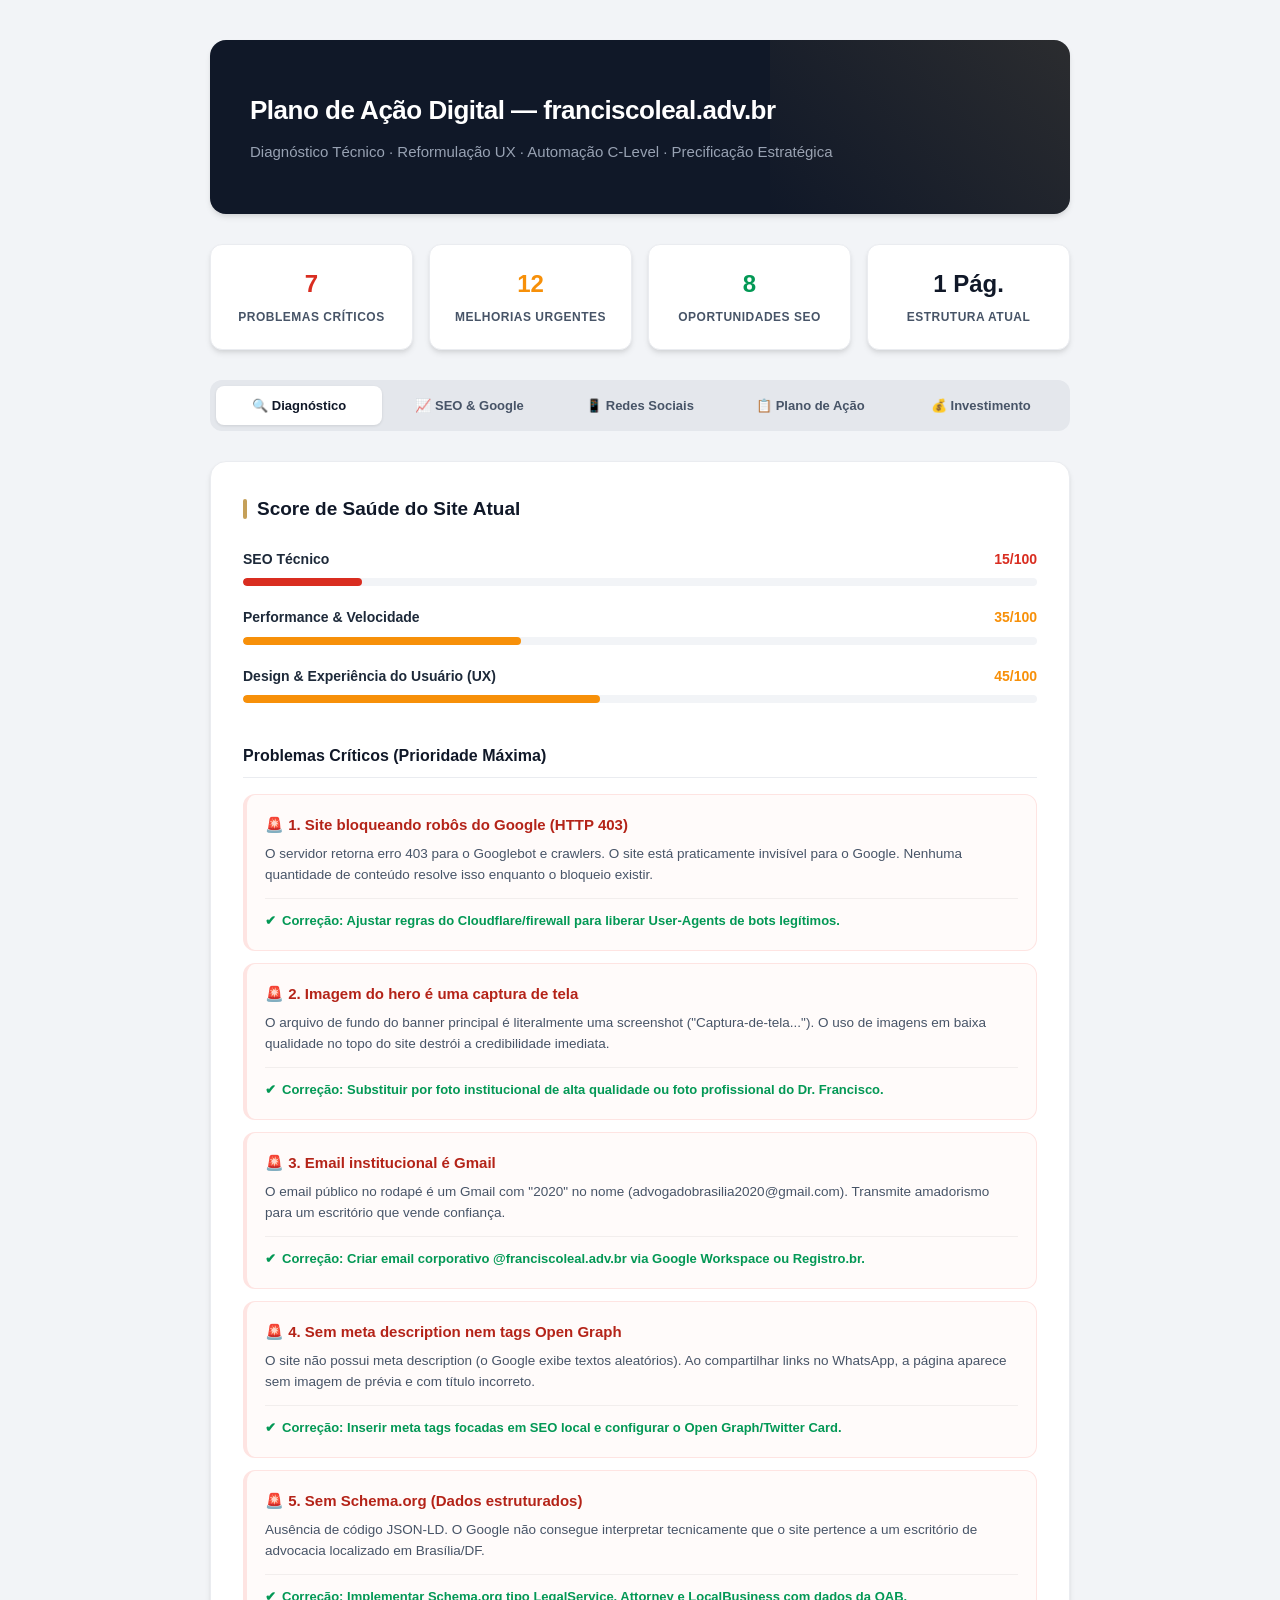
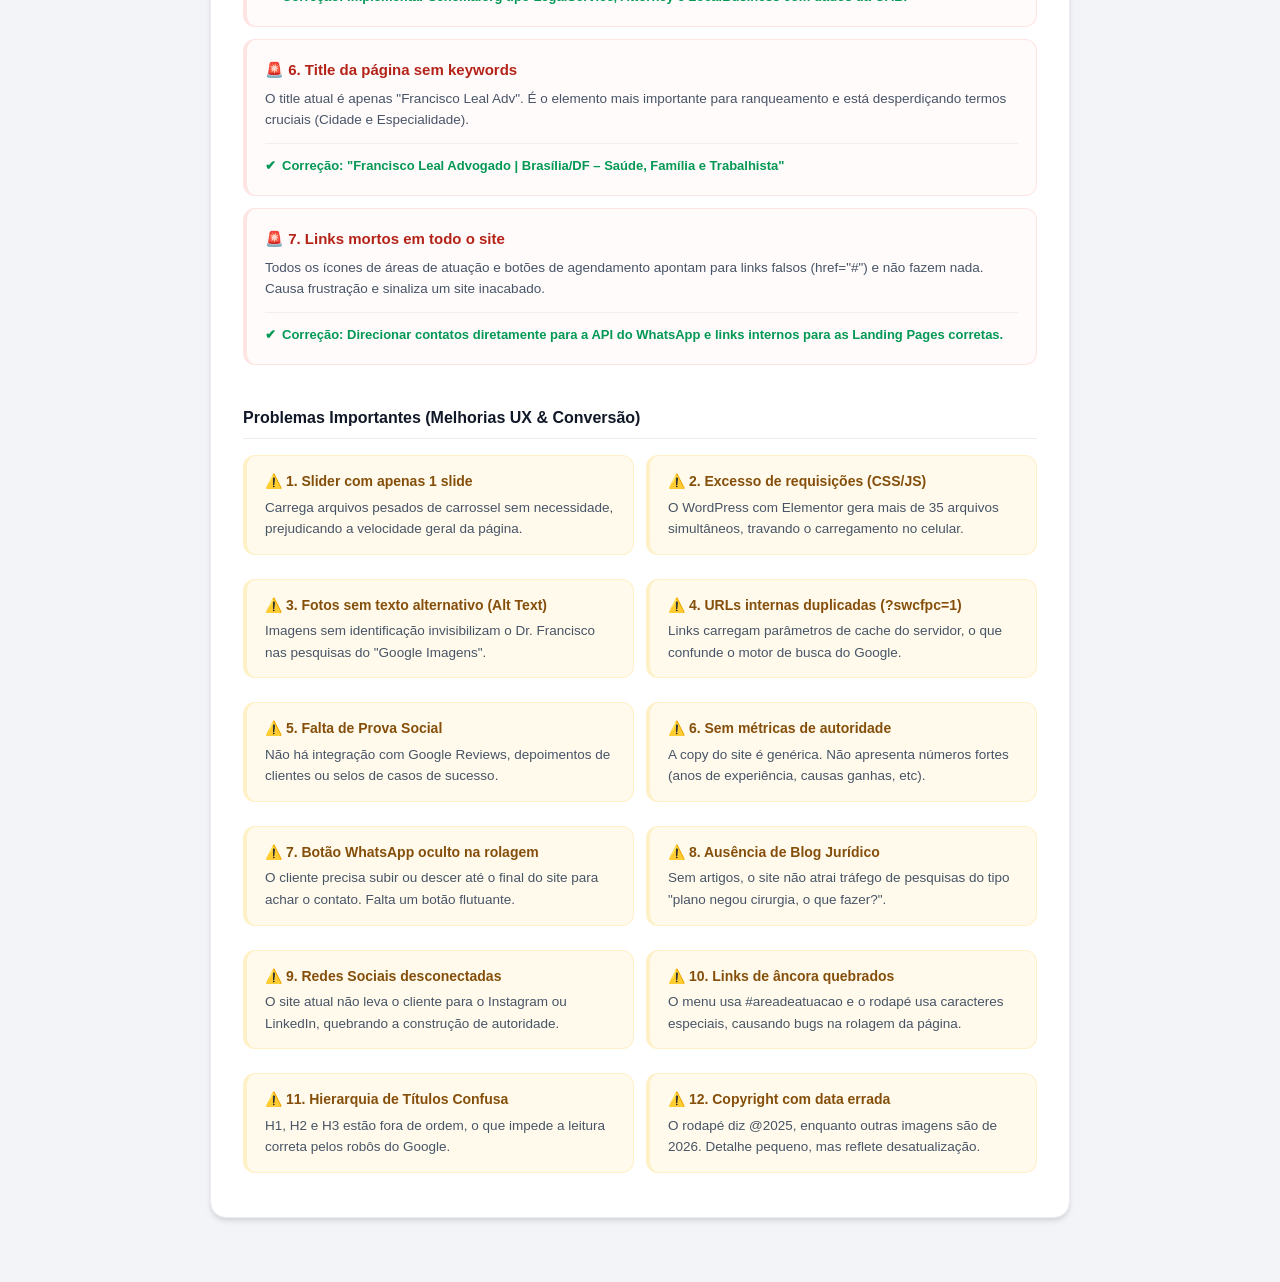
<file: FranciscoLeal.html>
<!DOCTYPE html>
<html lang="pt-br">
<head>
    <meta charset="UTF-8">
    <meta name="viewport" content="width=device-width, initial-scale=1.0">
    <title>Plano de Ação — Francisco Leal</title>
    <style>
        :root {
            --primary: #101828;
            --primary-light: #1d2939;
            --accent: #c5a059;
            --accent-dark: #a38445;
            --text-main: #1d2939;
            --text-sub: #475467;
            --bg-soft: #f9fafb;
            --bg-body: #f2f4f7;
            --white: #ffffff;
            --border: #eaecf0;
            --success: #039855;
            --warning: #f79009;
            --error: #d92d20;
            --shadow: 0 4px 6px -1px rgba(0, 0, 0, 0.1), 0 2px 4px -1px rgba(0, 0, 0, 0.06);
            --font-sans: 'Inter', -apple-system, BlinkMacSystemFont, "Segoe UI", Roboto, sans-serif;
        }

        * { box-sizing: border-box; margin: 0; padding: 0; }

        body {
            font-family: var(--font-sans);
            background-color: var(--bg-body);
            color: var(--text-main);
            line-height: 1.6;
            -webkit-font-smoothing: antialiased;
        }

        .container {
            max-width: 900px;
            margin: 0 auto;
            padding: 40px 20px;
        }

        /* HEADER SECTION */
        .header {
            background: var(--primary);
            color: var(--white);
            padding: 50px 40px;
            border-radius: 16px;
            margin-bottom: 30px;
            position: relative;
            overflow: hidden;
            box-shadow: var(--shadow);
        }

        .header::after {
            content: "";
            position: absolute;
            top: 0; right: 0;
            width: 300px; height: 100%;
            background: linear-gradient(45deg, transparent, rgba(197, 160, 89, 0.15));
        }

        .header h1 {
            font-size: 26px;
            font-weight: 700;
            margin-bottom: 8px;
            letter-spacing: -0.5px;
        }

        .header p {
            color: #98a2b3;
            font-size: 15px;
        }

        /* STATS GRID */
        .stats-grid {
            display: grid;
            grid-template-columns: repeat(auto-fit, minmax(150px, 1fr));
            gap: 16px;
            margin-bottom: 30px;
        }

        .stat-card {
            background: var(--white);
            padding: 20px;
            border-radius: 12px;
            border: 1px solid var(--border);
            text-align: center;
            box-shadow: var(--shadow);
        }

        .stat-card .val {
            font-size: 24px;
            font-weight: 700;
            display: block;
        }

        .stat-card .lbl {
            font-size: 12px;
            color: var(--text-sub);
            text-transform: uppercase;
            letter-spacing: 0.5px;
            margin-top: 4px;
            font-weight: 600;
        }

        /* NAVIGATION TABS */
        .nav-tabs {
            display: flex;
            background: #e4e7ec;
            padding: 6px;
            border-radius: 12px;
            margin-bottom: 30px;
            gap: 4px;
            flex-wrap: wrap;
        }

        .nav-tab {
            flex: 1;
            padding: 12px 10px;
            border: none;
            background: transparent;
            font-weight: 600;
            font-size: 13px;
            color: var(--text-sub);
            cursor: pointer;
            border-radius: 8px;
            transition: all 0.2s ease;
            text-align: center;
            min-width: 120px;
        }

        .nav-tab:hover {
            color: var(--primary);
        }

        .nav-tab.active {
            background: var(--white);
            color: var(--primary);
            box-shadow: 0 1px 3px rgba(0,0,0,0.1);
        }

        /* PANELS */
        .panel {
            display: none;
            animation: fadeIn 0.4s ease;
        }

        .panel.active {
            display: block;
        }

        @keyframes fadeIn {
            from { opacity: 0; transform: translateY(10px); }
            to { opacity: 1; transform: translateY(0); }
        }

        /* SECTION CARDS */
        .section-card {
            background: var(--white);
            border-radius: 16px;
            padding: 32px;
            margin-bottom: 24px;
            border: 1px solid var(--border);
            box-shadow: var(--shadow);
        }

        h2 {
            font-size: 19px;
            margin-bottom: 24px;
            display: flex;
            align-items: center;
            gap: 10px;
            color: var(--primary);
        }

        h2::before {
            content: "";
            width: 4px;
            height: 20px;
            background: var(--accent);
            border-radius: 2px;
        }

        /* SCORES BARS */
        .score-item { margin-bottom: 20px; }
        .score-info { display: flex; justify-content: space-between; margin-bottom: 8px; font-weight: 600; font-size: 14px; }
        .progress-bg { height: 8px; background: #f2f4f7; border-radius: 4px; overflow: hidden; }
        .progress-fill { height: 100%; border-radius: 4px; transition: width 1s ease-out; }

        /* ISSUE CARDS */
        .issue {
            padding: 18px;
            border-radius: 12px;
            margin-bottom: 12px;
            background: var(--bg-soft);
            border: 1px solid var(--border);
            border-left: 4px solid var(--accent);
        }
        
        .issue.crit { background: #fffbfa; border-left-color: var(--error); border-color: #fee4e2; }
        .issue.warn { background: #fffaeb; border-left-color: var(--warning); border-color: #fef0c7; padding: 14px 18px; }
        
        .issue h3 { font-size: 15px; margin-bottom: 6px; color: var(--primary); }
        .issue.warn h3 { font-size: 14px; margin-bottom: 4px; color: #854f0b; }
        .issue.crit h3 { color: #b42318; }
        .issue p { font-size: 13.5px; color: var(--text-sub); }
        .issue .solution { margin-top: 12px; padding-top: 12px; border-top: 1px solid rgba(0,0,0,0.05); font-weight: 600; color: var(--success); font-size: 13px; display: flex; align-items: flex-start; gap: 6px; }

        /* TIMELINE CONTROLS */
        .tl-controls { 
            display: flex; gap: 8px; margin-bottom: 24px; flex-wrap: wrap; 
            background: var(--bg-soft); padding: 8px; border-radius: 12px; border: 1px solid var(--border);
        }
        .btn-pkg { 
            flex: 1; padding: 10px 16px; border-radius: 8px; border: 1px solid transparent; 
            background: transparent; cursor: pointer; font-size: 13px; font-weight: 600; color: var(--text-sub);
            transition: all 0.2s; text-align: center; min-width: 130px;
        }
        .btn-pkg:hover { color: var(--primary); background: rgba(0,0,0,0.02); }
        .btn-pkg.active { background: var(--white); color: var(--primary); border-color: var(--border); box-shadow: 0 1px 2px rgba(0,0,0,0.05); }

        /* TIMELINE PANELS */
        .tl-panel { display: none; padding-top: 10px; }
        .tl-panel.active { display: block; animation: fadeIn 0.3s ease; }

        .phase { position: relative; padding-left: 32px; margin-bottom: 24px; }
        .phase::before { content: ""; position: absolute; left: 6px; top: 24px; width: 2px; height: calc(100% - 10px); background: var(--border); }
        .phase:last-child::before { display: none; }
        .phase::after { content: ""; position: absolute; left: 0; top: 4px; width: 14px; height: 14px; border-radius: 50%; background: var(--accent); border: 3px solid var(--white); box-shadow: 0 0 0 1px var(--border); }
        
        .phase-tag { font-size: 11px; font-weight: 700; color: var(--accent-dark); background: #fef6e7; padding: 3px 10px; border-radius: 12px; display: inline-block; margin-bottom: 6px; border: 1px solid #f9eedb; }
        .phase h4 { margin: 0 0 6px; font-size: 15px; color: var(--primary); }
        .phase p { font-size: 13.5px; color: var(--text-sub); }

        /* TABLES */
        .table-wrap { overflow-x: auto; margin-bottom: 30px; border-radius: 12px; border: 1px solid var(--border); }
        .price-table { width: 100%; border-collapse: collapse; background: var(--white); text-align: left; }
        .price-table th { padding: 14px 16px; background: var(--bg-soft); color: var(--text-sub); font-size: 12px; text-transform: uppercase; border-bottom: 1px solid var(--border); font-weight: 600; }
        .price-table td { padding: 16px; border-bottom: 1px solid var(--border); font-size: 14px; color: var(--text-sub); }
        .price-table tr:last-child td { border-bottom: none; }
        .price-table td strong { color: var(--primary); font-weight: 600; }
        .total-row td { background: var(--bg-soft); font-weight: 700; color: var(--primary); font-size: 15px; }

        .highlight-box { background: #fef6e7; border-left: 4px solid var(--warning); padding: 20px; border-radius: 12px; margin-top: 24px; }
        .highlight-box p { font-size: 13.5px; color: #854f0b; margin-bottom: 8px; }
        .highlight-box p:last-child { margin-bottom: 0; }
        
        /* LAYOUT DIAGNÓSTICO GRID */
        .warn-grid { display: grid; grid-template-columns: 1fr 1fr; gap: 12px; }
        @media (max-width: 768px) { .warn-grid { grid-template-columns: 1fr; } }
    </style>
</head>
<body>

<div class="container">
    <div class="header">
        <h1>Plano de Ação Digital — franciscoleal.adv.br</h1>
        <p>Diagnóstico Técnico · Reformulação UX · Automação C-Level · Precificação Estratégica</p>
    </div>

    <div class="stats-grid">
        <div class="stat-card"><span class="val" style="color:var(--error)">7</span><span class="lbl">Problemas Críticos</span></div>
        <div class="stat-card"><span class="val" style="color:var(--warning)">12</span><span class="lbl">Melhorias Urgentes</span></div>
        <div class="stat-card"><span class="val" style="color:var(--success)">8</span><span class="lbl">Oportunidades SEO</span></div>
        <div class="stat-card"><span class="val" style="color:var(--primary)">1 Pág.</span><span class="lbl">Estrutura Atual</span></div>
    </div>

    <nav class="nav-tabs">
        <button class="nav-tab active" onclick="switchTab(event, 'diagnostico')">🔍 Diagnóstico</button>
        <button class="nav-tab" onclick="switchTab(event, 'seo')">📈 SEO & Google</button>
        <button class="nav-tab" onclick="switchTab(event, 'social')">📱 Redes Sociais</button>
        <button class="nav-tab" onclick="switchTab(event, 'plano')">📋 Plano de Ação</button>
        <button class="nav-tab" onclick="switchTab(event, 'preco')">💰 Investimento</button>
    </nav>

    <div id="diagnostico" class="panel active">
        <div class="section-card">
            <h2>Score de Saúde do Site Atual</h2>
            
            <div class="score-item">
                <div class="score-info"><span>SEO Técnico</span><span style="color:var(--error)">15/100</span></div>
                <div class="progress-bg"><div class="progress-fill" style="width:15%; background:var(--error)"></div></div>
            </div>
            <div class="score-item">
                <div class="score-info"><span>Performance & Velocidade</span><span style="color:var(--warning)">35/100</span></div>
                <div class="progress-bg"><div class="progress-fill" style="width:35%; background:var(--warning)"></div></div>
            </div>
            <div class="score-item">
                <div class="score-info"><span>Design & Experiência do Usuário (UX)</span><span style="color:var(--warning)">45/100</span></div>
                <div class="progress-bg"><div class="progress-fill" style="width:45%; background:var(--warning)"></div></div>
            </div>

            <h3 style="margin: 40px 0 16px; font-size: 16px; color: var(--primary); border-bottom: 1px solid var(--border); padding-bottom: 8px;">Problemas Críticos (Prioridade Máxima)</h3>
            
            <div class="issue crit">
                <h3>🚨 1. Site bloqueando robôs do Google (HTTP 403)</h3>
                <p>O servidor retorna erro 403 para o Googlebot e crawlers. O site está praticamente invisível para o Google. Nenhuma quantidade de conteúdo resolve isso enquanto o bloqueio existir.</p>
                <div class="solution"><span>✔</span> <span>Correção: Ajustar regras do Cloudflare/firewall para liberar User-Agents de bots legítimos.</span></div>
            </div>

            <div class="issue crit">
                <h3>🚨 2. Imagem do hero é uma captura de tela</h3>
                <p>O arquivo de fundo do banner principal é literalmente uma screenshot ("Captura-de-tela..."). O uso de imagens em baixa qualidade no topo do site destrói a credibilidade imediata.</p>
                <div class="solution"><span>✔</span> <span>Correção: Substituir por foto institucional de alta qualidade ou foto profissional do Dr. Francisco.</span></div>
            </div>

            <div class="issue crit">
                <h3>🚨 3. Email institucional é Gmail</h3>
                <p>O email público no rodapé é um Gmail com "2020" no nome (advogadobrasilia2020@gmail.com). Transmite amadorismo para um escritório que vende confiança.</p>
                <div class="solution"><span>✔</span> <span>Correção: Criar email corporativo @franciscoleal.adv.br via Google Workspace ou Registro.br.</span></div>
            </div>

            <div class="issue crit">
                <h3>🚨 4. Sem meta description nem tags Open Graph</h3>
                <p>O site não possui meta description (o Google exibe textos aleatórios). Ao compartilhar links no WhatsApp, a página aparece sem imagem de prévia e com título incorreto.</p>
                <div class="solution"><span>✔</span> <span>Correção: Inserir meta tags focadas em SEO local e configurar o Open Graph/Twitter Card.</span></div>
            </div>

            <div class="issue crit">
                <h3>🚨 5. Sem Schema.org (Dados estruturados)</h3>
                <p>Ausência de código JSON-LD. O Google não consegue interpretar tecnicamente que o site pertence a um escritório de advocacia localizado em Brasília/DF.</p>
                <div class="solution"><span>✔</span> <span>Correção: Implementar Schema.org tipo LegalService, Attorney e LocalBusiness com dados da OAB.</span></div>
            </div>

            <div class="issue crit">
                <h3>🚨 6. Title da página sem keywords</h3>
                <p>O title atual é apenas "Francisco Leal Adv". É o elemento mais importante para ranqueamento e está desperdiçando termos cruciais (Cidade e Especialidade).</p>
                <div class="solution"><span>✔</span> <span>Correção: "Francisco Leal Advogado | Brasília/DF – Saúde, Família e Trabalhista"</span></div>
            </div>

            <div class="issue crit">
                <h3>🚨 7. Links mortos em todo o site</h3>
                <p>Todos os ícones de áreas de atuação e botões de agendamento apontam para links falsos (href="#") e não fazem nada. Causa frustração e sinaliza um site inacabado.</p>
                <div class="solution"><span>✔</span> <span>Correção: Direcionar contatos diretamente para a API do WhatsApp e links internos para as Landing Pages corretas.</span></div>
            </div>

            <h3 style="margin: 40px 0 16px; font-size: 16px; color: var(--primary); border-bottom: 1px solid var(--border); padding-bottom: 8px;">Problemas Importantes (Melhorias UX & Conversão)</h3>
            
            <div class="warn-grid">
                <div class="issue warn">
                    <h3>⚠️ 1. Slider com apenas 1 slide</h3>
                    <p>Carrega arquivos pesados de carrossel sem necessidade, prejudicando a velocidade geral da página.</p>
                </div>
                <div class="issue warn">
                    <h3>⚠️ 2. Excesso de requisições (CSS/JS)</h3>
                    <p>O WordPress com Elementor gera mais de 35 arquivos simultâneos, travando o carregamento no celular.</p>
                </div>
                <div class="issue warn">
                    <h3>⚠️ 3. Fotos sem texto alternativo (Alt Text)</h3>
                    <p>Imagens sem identificação invisibilizam o Dr. Francisco nas pesquisas do "Google Imagens".</p>
                </div>
                <div class="issue warn">
                    <h3>⚠️ 4. URLs internas duplicadas (?swcfpc=1)</h3>
                    <p>Links carregam parâmetros de cache do servidor, o que confunde o motor de busca do Google.</p>
                </div>
                <div class="issue warn">
                    <h3>⚠️ 5. Falta de Prova Social</h3>
                    <p>Não há integração com Google Reviews, depoimentos de clientes ou selos de casos de sucesso.</p>
                </div>
                <div class="issue warn">
                    <h3>⚠️ 6. Sem métricas de autoridade</h3>
                    <p>A copy do site é genérica. Não apresenta números fortes (anos de experiência, causas ganhas, etc).</p>
                </div>
                <div class="issue warn">
                    <h3>⚠️ 7. Botão WhatsApp oculto na rolagem</h3>
                    <p>O cliente precisa subir ou descer até o final do site para achar o contato. Falta um botão flutuante.</p>
                </div>
                <div class="issue warn">
                    <h3>⚠️ 8. Ausência de Blog Jurídico</h3>
                    <p>Sem artigos, o site não atrai tráfego de pesquisas do tipo "plano negou cirurgia, o que fazer?".</p>
                </div>
                <div class="issue warn">
                    <h3>⚠️ 9. Redes Sociais desconectadas</h3>
                    <p>O site atual não leva o cliente para o Instagram ou LinkedIn, quebrando a construção de autoridade.</p>
                </div>
                <div class="issue warn">
                    <h3>⚠️ 10. Links de âncora quebrados</h3>
                    <p>O menu usa #areadeatuacao e o rodapé usa caracteres especiais, causando bugs na rolagem da página.</p>
                </div>
                <div class="issue warn">
                    <h3>⚠️ 11. Hierarquia de Títulos Confusa</h3>
                    <p>H1, H2 e H3 estão fora de ordem, o que impede a leitura correta pelos robôs do Google.</p>
                </div>
                <div class="issue warn">
                    <h3>⚠️ 12. Copyright com data errada</h3>
                    <p>O rodapé diz @2025, enquanto outras imagens são de 2026. Detalhe pequeno, mas reflete desatualização.</p>
                </div>
            </div>
        </div>
    </div>

    <div id="seo" class="panel">
        <div class="section-card">
            <h2>Domínio das Buscas Locais (Brasília/DF)</h2>
            <p style="margin-bottom: 20px; font-size: 14px; color: var(--text-sub);">Estratégia focada em capturar clientes de alta intenção nas áreas de Saúde, Família e Trabalhista.</p>

            <div class="issue" style="border-left-color: var(--primary);">
                <h3>📊 Relatórios de Alcance e Aumento de Visualizações</h3>
                <p>Implementação de dashboards dinâmicos (Google Analytics 4 + Search Console) para visibilidade total. Acompanharemos o aumento de tráfego orgânico, os termos exatos que os clientes buscam para encontrar o escritório e a taxa de conversão de visitas em contatos no WhatsApp.</p>
            </div>

            <div class="issue">
                <h3>📍 Google Business Profile & Schema.org</h3>
                <p>Otimização avançada no Google Maps para aparecer no "Local Pack" (os 3 primeiros resultados). Inserção de código oculto (JSON-LD) para o Google entender que se trata de um "LegalService" com OAB, horários e endereço exato.</p>
            </div>

            <div class="issue">
                <h3>🔑 Palavras-chave de Alta Conversão</h3>
                <p>Posicionamento para termos cirúrgicos:<br>
                • "advogado negativa plano de saúde df"<br>
                • "liminar urgente saúde brasília"<br>
                • "advogado inventário especialista df"<br>
                • "advogado trabalhista demissão brasília"</p>
            </div>
        </div>
    </div>

    <div id="social" class="panel">
        <div class="section-card">
            <h2>Reposicionamento de Autoridade Digital</h2>
            
            <div class="issue" style="border-left-color: #E1306C;">
                <h3>📸 Instagram: Foco em Saúde e Família</h3>
                <p>Criação de linha editorial consultiva.<br>
                • <strong>Carrosséis:</strong> "5 direitos que seu plano não pode negar", "O que fazer na demissão".<br>
                • <strong>Reels:</strong> Vídeos curtos com dicas de impacto (maior alcance no DF).<br>
                • <strong>Bio Otimizada:</strong> Transformar a página em um funil de agendamentos para o WhatsApp.</p>
            </div>

            <div class="issue" style="border-left-color: #0077B5;">
                <h3>💼 LinkedIn: Networking e Cases</h3>
                <p>Produção de artigos jurídicos aprofundados, comentários sobre jurisprudência do TRT10/TJDFT e demonstração de vitórias em casos complexos (respeitando o sigilo) para atrair clientes corporativos.</p>
            </div>

            <div class="issue" style="border-left-color: #25D366;">
                <h3>💬 WhatsApp Business Otimizado</h3>
                <p>Configuração de catálogo, mensagens de ausência, respostas rápidas estruturadas e etiquetas de CRM para gerenciar clientes em atendimento vs. clientes fechados.</p>
            </div>
        </div>
    </div>

    <div id="plano" class="panel">
        <div class="section-card">
            <h2>Cronograma de Execução (Ciclo de 4 Semanas)</h2>
            <p style="margin-bottom:20px; font-size:14px; color:var(--text-sub);">Selecione o pacote desejado para visualizar a linha do tempo de entregas semanais.</p>

            <div class="tl-controls">
                <button class="btn-pkg active" onclick="switchTimeline(event, 'tl-starter')">Pacote Starter</button>
                <button class="btn-pkg" onclick="switchTimeline(event, 'tl-crescimento')">Crescimento</button>
                <button class="btn-pkg" onclick="switchTimeline(event, 'tl-autoridade')">Autoridade</button>
                <button class="btn-pkg" onclick="switchTimeline(event, 'tl-clevel')" style="color:var(--accent-dark); border-color:var(--accent);">C-Level Executivo</button>
            </div>

            <div id="tl-starter" class="tl-panel active">
                <div class="phase">
                    <span class="phase-tag">Semana 1</span>
                    <h4>Fundação Técnica e Diagnóstico</h4>
                    <p>Configuração do GitHub Pages, mapeamento de domínio, correção emergencial de segurança (bloqueio 403) e setup do e-mail profissional.</p>
                </div>
                <div class="phase">
                    <span class="phase-tag">Semana 2</span>
                    <h4>Desenvolvimento da Estrutura Web</h4>
                    <p>Criação da Home Page estática focada em performance, design adaptativo para mobile, e estruturação das categorias de áreas de atuação.</p>
                </div>
                <div class="phase">
                    <span class="phase-tag">Semana 3</span>
                    <h4>SEO Local e On-Page</h4>
                    <p>Implementação do Schema.org para advogados, metatags, criação da listagem no Google Meu Negócio e otimização de imagens (WebP).</p>
                </div>
                <div class="phase">
                    <span class="phase-tag">Semana 4</span>
                    <h4>Lançamento e Dashboards</h4>
                    <p>Conexão do Google Search Console, testes Core Web Vitals, entrega do site no ar e alinhamento do painel de métricas de tráfego.</p>
                </div>
            </div>

            <div id="tl-crescimento" class="tl-panel">
                <div class="phase">
                    <span class="phase-tag">Semana 1</span>
                    <h4>Infraestrutura Web e Setup Social</h4>
                    <p>Correções críticas de servidor, setup estático e criação/otimização das contas profissionais no Instagram e WhatsApp Business.</p>
                </div>
                <div class="phase">
                    <span class="phase-tag">Semana 2</span>
                    <h4>Design UX e Criação de Conteúdo</h4>
                    <p>Codificação da Home + Páginas de Áreas de Atuação. Redação e design dos primeiros roteiros e artes para o Instagram (Saúde/Família).</p>
                </div>
                <div class="phase">
                    <span class="phase-tag">Semana 3</span>
                    <h4>Integração e Agendamentos</h4>
                    <p>Aprovação das Landing Pages, configuração final do Google Maps e agendamento dos carrosséis/reels do plano Essencial de redes sociais.</p>
                </div>
                <div class="phase">
                    <span class="phase-tag">Semana 4</span>
                    <h4>Go-Live e Distribuição Ativa</h4>
                    <p>Lançamento do site sincronizado com a campanha orgânica nas redes sociais. Coleta e análise das primeiras métricas de acesso.</p>
                </div>
            </div>

            <div id="tl-autoridade" class="tl-panel">
                <div class="phase">
                    <span class="phase-tag">Semana 1</span>
                    <h4>Auditoria Avançada e Redes Integradas</h4>
                    <p>Resgate de domínios, reposicionamento profundo de marca no Google e padronização visual completa abrangendo Instagram e LinkedIn.</p>
                </div>
                <div class="phase">
                    <span class="phase-tag">Semana 2</span>
                    <h4>Ecossistema Completo e Copywriting</h4>
                    <p>Criação do site com múltiplas Landing Pages, seções de FAQ ricas, 3 artigos Iniciais para o Blog e roteiros de vídeo para Reels.</p>
                </div>
                <div class="phase">
                    <span class="phase-tag">Semana 3</span>
                    <h4>Link Building e Agendamento em Massa</h4>
                    <p>Distribuição em diretórios jurídicos de Brasília, ativação do Google Reviews e produção massiva de conteúdo para todo o mês (LinkedIn + Insta).</p>
                </div>
                <div class="phase">
                    <span class="phase-tag">Semana 4</span>
                    <h4>Lançamento Omnichannel</h4>
                    <p>Implementação final do portal, ativação da máquina de aquisição (Google + Redes Sociais Integradas) e repasse do Dashboard Analítico completo.</p>
                </div>
            </div>

            <div id="tl-clevel" class="tl-panel">
                <div class="phase">
                    <span class="phase-tag">Semana 1</span>
                    <h4>Mapeamento C-Level e Fundação Web</h4>
                    <p>Setup do site e correção do Googlebot. Entrevistas para mapear as rotinas do escritório e estruturar fluxos de automação de agenda com Python/SQL.</p>
                </div>
                <div class="phase">
                    <span class="phase-tag">Semana 2</span>
                    <h4>Sistemas Internos e Front-end</h4>
                    <p>Desenvolvimento avançado das Landing Pages. Paralelamente, codificação da lógica para rastreamento de andamentos processuais via sistemas dos tribunais.</p>
                </div>
                <div class="phase">
                    <span class="phase-tag">Semana 3</span>
                    <h4>Conteúdo Premium e Automação de WhatsApp</h4>
                    <p>Produção de toda a grade de redes sociais. Implementação de fluxo via WhatsApp para envio automático de alertas de prazos e lembretes para clientes.</p>
                </div>
                <div class="phase">
                    <span class="phase-tag">Semana 4</span>
                    <h4>Operação Secretariado Digital Ativada</h4>
                    <p>Site, SEO e Redes lançados. Passo a atuar efetivamente como Assistente Executivo Digital, gerindo a triagem tecnológica e processual do escritório em tempo real.</p>
                </div>
            </div>
        </div>
    </div>

    <div id="preco" class="panel">
        <div class="section-card">
            <h2>Investimento Descontado e Pacotes Integrados</h2>
            <p style="margin-bottom: 24px; font-size: 14px; color: var(--text-sub);">Valores ajustados com redução estratégica para o estabelecimento de parceria de longo prazo. O modelo focado em GitHub Pages garante <strong>R$ 0,00 de custo mensal com servidores de hospedagem</strong>.</p>

            <h3 style="font-size: 15px; margin-bottom: 12px; color: var(--primary);">Serviço 1 — Novo Site Premium (Pagamento Único)</h3>
            <div class="table-wrap">
                <table class="price-table">
                    <thead><tr><th>Item</th><th>Descrição</th><th>Valor</th></tr></thead>
                    <tbody>
                        <tr><td><strong>Diagnóstico & Design</strong></td><td>Auditoria, layout UX/UI, paleta, tipografia</td><td>R$ 300,00</td></tr>
                        <tr><td><strong>Desenvolvimento Code</strong></td><td>Site HTML/CSS/JS (1 Home + 5 Landing Pages + Blog)</td><td>R$ 600,00</td></tr>
                        <tr><td><strong>SEO On-Page & Copy</strong></td><td>Redação de 5 LPs, 3 artigos, metatags, schema.org</td><td>R$ 535,00</td></tr>
                        <tr><td><strong>Deploy & Configurações</strong></td><td>Setup GitHub Pages, SSL, DNS, Analytics 4</td><td>R$ 115,00</td></tr>
                        <tr class="total-row"><td>Total Site</td><td>(Redução de 1/3 aplicada)</td><td>R$ 1.550,00</td></tr>
                    </tbody>
                </table>
            </div>

            <h3 style="font-size: 15px; margin-bottom: 12px; color: var(--primary);">Serviço 2 — Reposicionamento Google (Pagamento Único)</h3>
            <div class="table-wrap">
                <table class="price-table">
                    <thead><tr><th>Item</th><th>Descrição</th><th>Valor</th></tr></thead>
                    <tbody>
                        <tr><td><strong>Fix Técnico & Schema</strong></td><td>Liberação Googlebot (403) e JSON-LD Legal</td><td>R$ 225,00</td></tr>
                        <tr><td><strong>Google Local & Links</strong></td><td>Otimização Meu Negócio e diretórios jurídicos</td><td>R$ 275,00</td></tr>
                        <tr><td><strong>Relatório Keywords</strong></td><td>Mapeamento de buscas locais DF</td><td>R$ 150,00</td></tr>
                        <tr class="total-row"><td>Total Reposicionamento</td><td>(Redução de 50% aplicada)</td><td>R$ 650,00</td></tr>
                    </tbody>
                </table>
            </div>

            <h3 style="font-size: 15px; margin-bottom: 12px; color: var(--primary);">Serviço 3 — Gestão de Redes Sociais (Mensalidade)</h3>
            <div class="table-wrap">
                <table class="price-table">
                    <thead><tr><th>Plano</th><th>Incluso</th><th>Valor / Mês</th></tr></thead>
                    <tbody>
                        <tr><td><strong>Essencial</strong></td><td>Insta: 12 posts/mês (Carrosséis + Reels + Copy)</td><td>R$ 267,00</td></tr>
                        <tr><td><strong>Completo</strong></td><td>Insta + LinkedIn (16 conteúdos + Gestão Stories)</td><td>R$ 467,00</td></tr>
                        <tr><td><strong>Premium</strong></td><td>Completo + Artigos Blog + Gestão WhatsApp/Reviews</td><td>R$ 667,00</td></tr>
                    </tbody>
                </table>
            </div>

            <h3 style="font-size: 16px; margin: 40px 0 12px; color: var(--accent-dark); border-bottom: 2px solid var(--accent); padding-bottom: 6px; display: inline-block;">Serviço 4 — Assistente Executivo Digital C-Level</h3>
            <div class="table-wrap" style="border-color: var(--accent);">
                <table class="price-table">
                    <tbody>
                        <tr>
                            <td style="padding: 24px; font-size: 14.5px;">
                                <strong style="color: var(--primary); font-size: 18px; display: block; margin-bottom: 12px;">Solução Integrada de Ponta a Ponta</strong>
                                Engloba absolutamente <strong>todos os serviços de Setup (Site + Google) e o Plano Social Premium</strong> sem custos adicionais de criação.<br><br>
                                Adicionalmente, consolida minha expertise governamental e de mercado: aplico minhas habilidades de programação e bancos de dados (Python/SQL) com minha formação profissional inclusa em Secretariado Executivo.<br><br>
                                <strong>Adaptação Direta para a Área Judiciária:</strong><br>
                                • Automação inteligente de WhatsApp para clientes.<br>
                                • Acompanhamento automatizado e disparos de alertas sobre prazos processuais.<br>
                                • Gestão de agenda executiva refinada.<br>
                                • Suporte tecnológico completo para o escritório.<br>
                                <em>(Saiba mais sobre meu perfil, atuação na saúde e sistemas: <a href="http://www.abelogliari.com.br" target="_blank" style="color: var(--accent-dark); font-weight: 600;">www.abelogliari.com.br</a>)</em>
                            </td>
                            <td style="background: #fdfaf3; text-align: center; vertical-align: middle; padding: 24px;">
                                <span style="font-size: 13px; color: var(--text-sub); text-transform: uppercase; letter-spacing: 1px;">Mensalidade</span><br>
                                <strong style="font-size: 28px; color: var(--accent-dark);">R$ 4.000</strong>
                            </td>
                        </tr>
                    </tbody>
                </table>
            </div>

            <div class="highlight-box">
                <p><strong>Resumo para Tomada de Decisão:</strong></p>
                <p>• <strong>Pacote Starter (Apenas Setup Digital):</strong> R$ 2.200,00 (Pagamento Único)</p>
                <p>• <strong>Pacote Autoridade (Setup + Recorrência):</strong> R$ 2.200,00 + R$ 667/mês</p>
                <p>• <strong>C-Level Integrado (All-in-One + Secretariado Automático):</strong> R$ 4.000,00/mês</p>
                <p style="margin-top: 12px; font-size: 12.5px; opacity: 0.8;">*Custo à parte pago pelo cliente: Renovação anual do domínio Registro.br (~R$ 40/ano).</p>
            </div>
        </div>
    </div>

</div>

<script>
    // Navegação Principal das Abas
    function switchTab(evt, tabId) {
        // Esconde todos os painéis
        const panels = document.querySelectorAll('.panel');
        panels.forEach(panel => panel.classList.remove('active'));

        // Remove a classe 'active' de todos os botões de tab
        const tablinks = document.querySelectorAll('.nav-tab');
        tablinks.forEach(tab => tab.classList.remove('active'));

        // Mostra o painel atual e adiciona classe 'active' ao botão clicado
        document.getElementById(tabId).classList.add('active');
        evt.currentTarget.classList.add('active');
    }

    // Navegação Interna da Linha do Tempo (Plano de Ação)
    function switchTimeline(evt, timelineId) {
        // Esconde todos os painéis de timeline
        const tlPanels = document.querySelectorAll('.tl-panel');
        tlPanels.forEach(panel => panel.classList.remove('active'));

        // Remove a classe 'active' dos botões de pacote
        const tlBtns = document.querySelectorAll('.btn-pkg');
        tlBtns.forEach(btn => btn.classList.remove('active'));

        // Ativa o conteúdo e o botão selecionado
        document.getElementById(timelineId).classList.add('active');
        evt.currentTarget.classList.add('active');
    }
</script>

</body>
</html>
</file>
